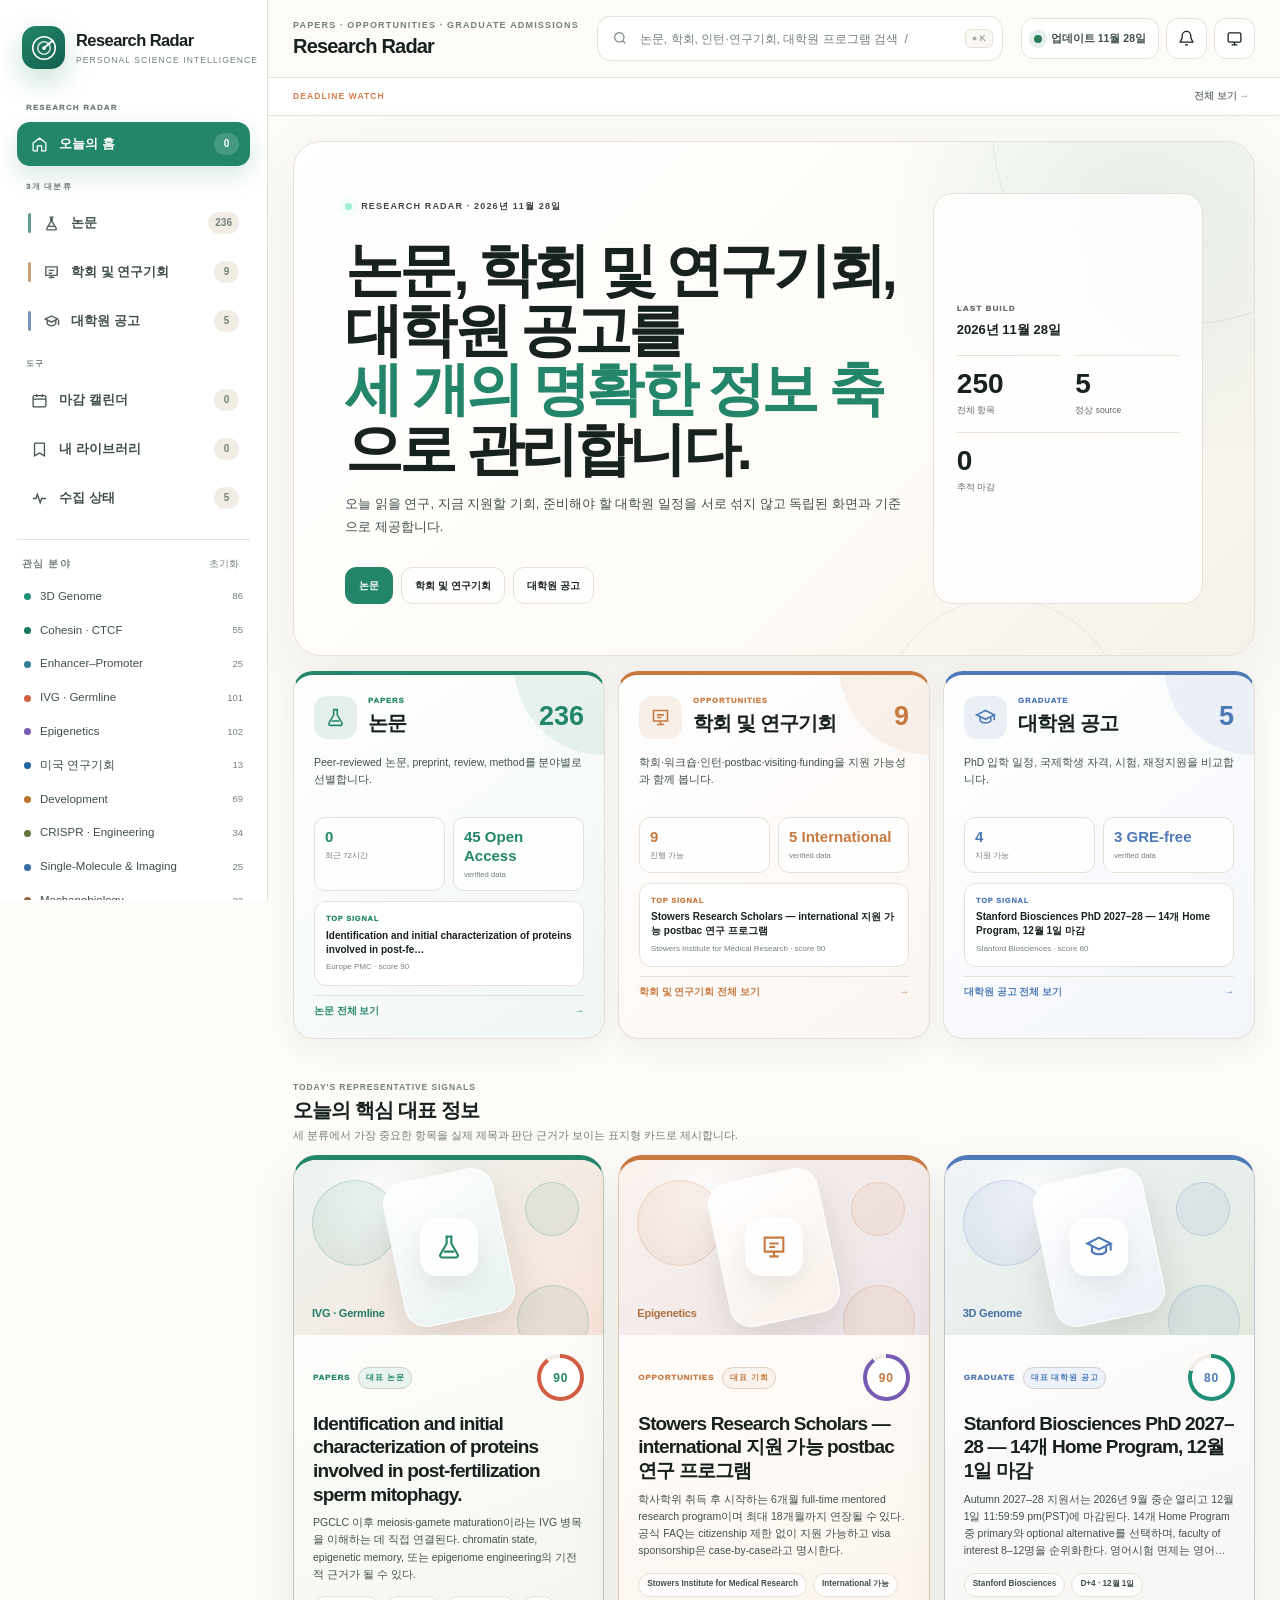
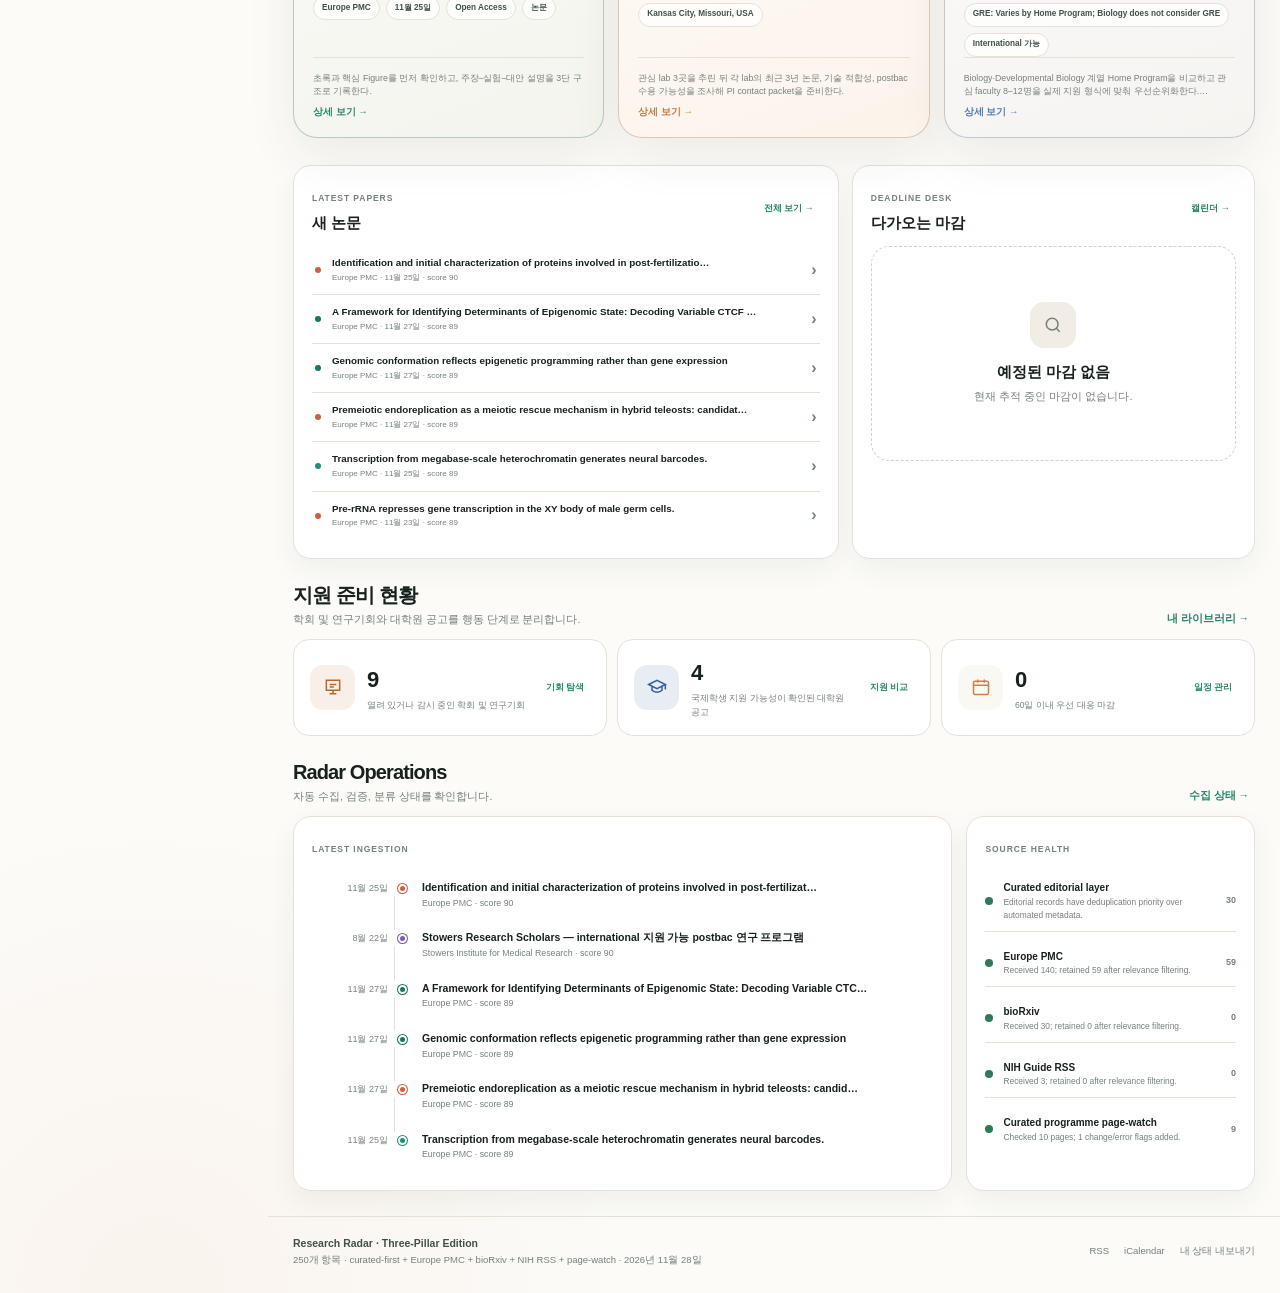
<file: index.html>
<!doctype html>
<html lang="ko" data-theme="light">
<head>
  <meta charset="utf-8">
  <meta name="viewport" content="width=device-width, initial-scale=1, viewport-fit=cover">
  <meta name="description" content="논문, 학회 및 연구기회, 대학원 공고를 3개 대분류로 정리하는 개인화 생명과학 연구정보 포털">
  <meta name="theme-color" content="#0b6757">
  <meta name="color-scheme" content="light dark">
  <title>Research Radar — Papers · Opportunities · Graduate</title>
  <link rel="manifest" href="manifest.webmanifest">
  <link rel="icon" type="image/png" sizes="192x192" href="assets/icons/icon-192.png">
  <link rel="apple-touch-icon" href="assets/icons/icon-192.png">
  <link rel="stylesheet" href="assets/css/app.css">
  <script defer src="assets/js/fallback-data.js"></script>
  <script defer src="assets/js/scoring.js"></script>
  <script defer src="assets/js/storage.js"></script>
  <script defer src="assets/js/app.js"></script>
</head>
<body>
  <a class="skip-link" href="#mainContent">본문으로 이동</a>
  <noscript>
    <div class="noscript">Research Radar는 JavaScript가 필요합니다. 브라우저에서 JavaScript를 활성화하십시오.</div>
  </noscript>

  <div class="app-shell" id="appShell">
    <aside class="sidebar" id="sidebar" aria-label="주 메뉴">
      <div class="brand-row">
        <button class="brand" type="button" data-route="home" aria-label="Research Radar 홈">
          <span class="brand-mark" aria-hidden="true">
            <svg viewBox="0 0 48 48" role="img"><circle cx="24" cy="24" r="18" fill="none" stroke="currentColor" stroke-width="2.5"/><circle cx="24" cy="24" r="10" fill="none" stroke="currentColor" stroke-width="2.5" opacity=".78"/><path d="M24 24 38 12" stroke="currentColor" stroke-width="3" stroke-linecap="round"/><circle cx="24" cy="24" r="3" fill="currentColor"/></svg>
          </span>
          <span class="brand-copy"><strong>Research Radar</strong><small>PERSONAL SCIENCE INTELLIGENCE</small></span>
        </button>
        <button class="sidebar-close icon-button" id="sidebarClose" type="button" aria-label="메뉴 닫기">×</button>
      </div>

      <nav class="primary-nav" id="primaryNav">
        <div class="nav-group-label">RESEARCH RADAR</div>
        <button type="button" class="nav-item is-active" data-route="home"><span data-icon="home"></span><span>오늘의 홈</span><em id="navTodayCount">0</em></button>
        <div class="nav-group-label">3개 대분류</div>
        <button type="button" class="nav-item nav-pillar papers" data-route="papers"><span data-icon="flask"></span><span>논문</span><em id="navPapersCount">0</em></button>
        <button type="button" class="nav-item nav-pillar opportunities" data-route="opportunities"><span data-icon="conference"></span><span>학회 및 연구기회</span><em id="navOpportunityCount">0</em></button>
        <button type="button" class="nav-item nav-pillar graduate" data-route="graduate"><span data-icon="cap"></span><span>대학원 공고</span><em id="navGraduateCount">0</em></button>
        <div class="nav-group-label">도구</div>
        <button type="button" class="nav-item" data-route="deadlines"><span data-icon="calendar"></span><span>마감 캘린더</span><em id="navDeadlineCount">0</em></button>
        <button type="button" class="nav-item" data-route="library"><span data-icon="bookmark"></span><span>내 라이브러리</span><em id="navSavedCount">0</em></button>
        <button type="button" class="nav-item" data-route="sources"><span data-icon="pulse"></span><span>수집 상태</span><em id="navHealthCount">0</em></button>
      </nav>

      <section class="sidebar-section" aria-labelledby="topicHeading">
        <div class="sidebar-heading"><span id="topicHeading">관심 분야</span><button id="resetTopicFilter" type="button">초기화</button></div>
        <div class="topic-list" id="sidebarTopics"></div>
      </section>

      <section class="profile-card" id="profileCard">
        <div class="profile-card-top"><span class="status-dot"></span><strong>개인화 엔진 활성</strong></div>
        <p>관심도, 최신성, 지원 가능성, source authority를 함께 계산합니다.</p>
        <button type="button" id="openSettings"><span data-icon="sliders"></span> 개인화 설정</button>
      </section>
    </aside>

    <div class="sidebar-scrim" id="sidebarScrim" hidden></div>

    <main class="main" id="mainContent" tabindex="-1">
      <header class="topbar">
        <button class="mobile-menu icon-button" id="mobileMenu" type="button" aria-label="메뉴 열기"><span data-icon="menu"></span></button>
        <div class="page-heading">
          <div class="eyebrow" id="pageEyebrow">PERSONAL RESEARCH INTELLIGENCE</div>
          <h1 id="pageTitle">오늘의 레이더</h1>
        </div>
        <label class="global-search" for="searchInput">
          <span data-icon="search"></span>
          <input id="searchInput" type="search" autocomplete="off" placeholder="논문, 학회, 인턴·연구기회, 대학원 프로그램 검색  /">
          <kbd>⌘ K</kbd>
        </label>
        <div class="top-actions">
          <button class="sync-pill" id="syncStatus" type="button" title="데이터 수집 상태 보기"><span class="status-dot"></span><span id="syncText">데이터 확인 중</span></button>
          <button class="icon-button" id="notificationButton" type="button" aria-label="마감 알림 설정"><span data-icon="bell"></span></button>
          <button class="icon-button" id="themeButton" type="button" aria-label="테마 전환"><span data-icon="moon"></span></button>
        </div>
      </header>

      <div class="ticker" id="ticker" aria-label="논문·학회 및 연구기회·대학원 마감 알림">
        <strong>DEADLINE WATCH</strong>
        <div class="ticker-track" id="tickerTrack"></div>
        <button type="button" data-route="deadlines">전체 보기 <span aria-hidden="true">→</span></button>
      </div>

      <div class="content" id="viewRoot" aria-live="polite"></div>

      <footer class="site-footer">
        <div><strong>Research Radar · Three-Pillar Edition</strong><span id="footerMeta">데이터 로딩 중</span></div>
        <div class="footer-links"><a href="feed.xml">RSS</a><a href="data/deadlines.ics">iCalendar</a><button type="button" id="exportStateFooter">내 상태 내보내기</button></div>
      </footer>
    </main>
  </div>

  <div class="drawer-backdrop" id="drawerBackdrop" hidden>
    <aside class="detail-drawer" id="detailDrawer" role="dialog" aria-modal="true" aria-labelledby="drawerTitle">
      <button class="drawer-close icon-button" id="drawerClose" type="button" aria-label="상세 패널 닫기">×</button>
      <div id="drawerContent"></div>
    </aside>
  </div>

  <dialog class="settings-dialog" id="settingsDialog">
    <form method="dialog" class="settings-shell" id="settingsForm">
      <header><div><span class="eyebrow">PERSONALIZATION</span><h2>개인화 설정</h2><p>점수 계산은 브라우저에서 즉시 다시 수행됩니다.</p></div><button class="icon-button" value="cancel" aria-label="설정 닫기">×</button></header>
      <div class="settings-body">
        <section>
          <h3>관심 분야 가중치</h3>
          <p class="section-note">0은 숨김이 아니라 낮은 우선순위입니다. Topic filter는 별도로 적용됩니다.</p>
          <div class="weight-grid" id="weightControls"></div>
        </section>
        <section>
          <h3>기회 필터</h3>
          <label class="toggle-row"><span><strong>International eligibility 우선</strong><small>국제 지원 가능성이 확인된 기회를 가산</small></span><input type="checkbox" id="prefInternational"><i></i></label>
          <label class="toggle-row"><span><strong>Visa/J-1 support 우선</strong><small>visa 지원이 명시된 공고를 가산</small></span><input type="checkbox" id="prefVisa"><i></i></label>
          <label class="toggle-row"><span><strong>Open Access 우선</strong><small>즉시 읽을 수 있는 논문을 소폭 가산</small></span><input type="checkbox" id="prefOA"><i></i></label>
        </section>
        <section>
          <h3>Deadline window</h3>
          <label class="number-field"><span>마감 감시 범위</span><input type="number" id="prefDeadlineDays" min="14" max="365" step="7"><b>일</b></label>
        </section>
      </div>
      <footer><button type="button" class="button ghost" id="resetProfile">기본값 복원</button><button type="submit" class="button primary" value="save">저장하고 재계산</button></footer>
    </form>
  </dialog>

  <dialog class="command-dialog" id="commandDialog">
    <form method="dialog" class="command-shell">
      <label><span data-icon="search"></span><input id="commandInput" placeholder="메뉴 또는 항목 검색"></label>
      <div id="commandResults"></div>
      <footer><span>↑↓ 이동</span><span>Enter 선택</span><span>Esc 닫기</span></footer>
    </form>
  </dialog>

  <div class="toast-region" id="toastRegion" aria-live="polite" aria-atomic="true"></div>

  <template id="loadingTemplate">
    <div class="loading-grid"><div></div><div></div><div></div><div></div></div>
  </template>
</body>
</html>
</file>
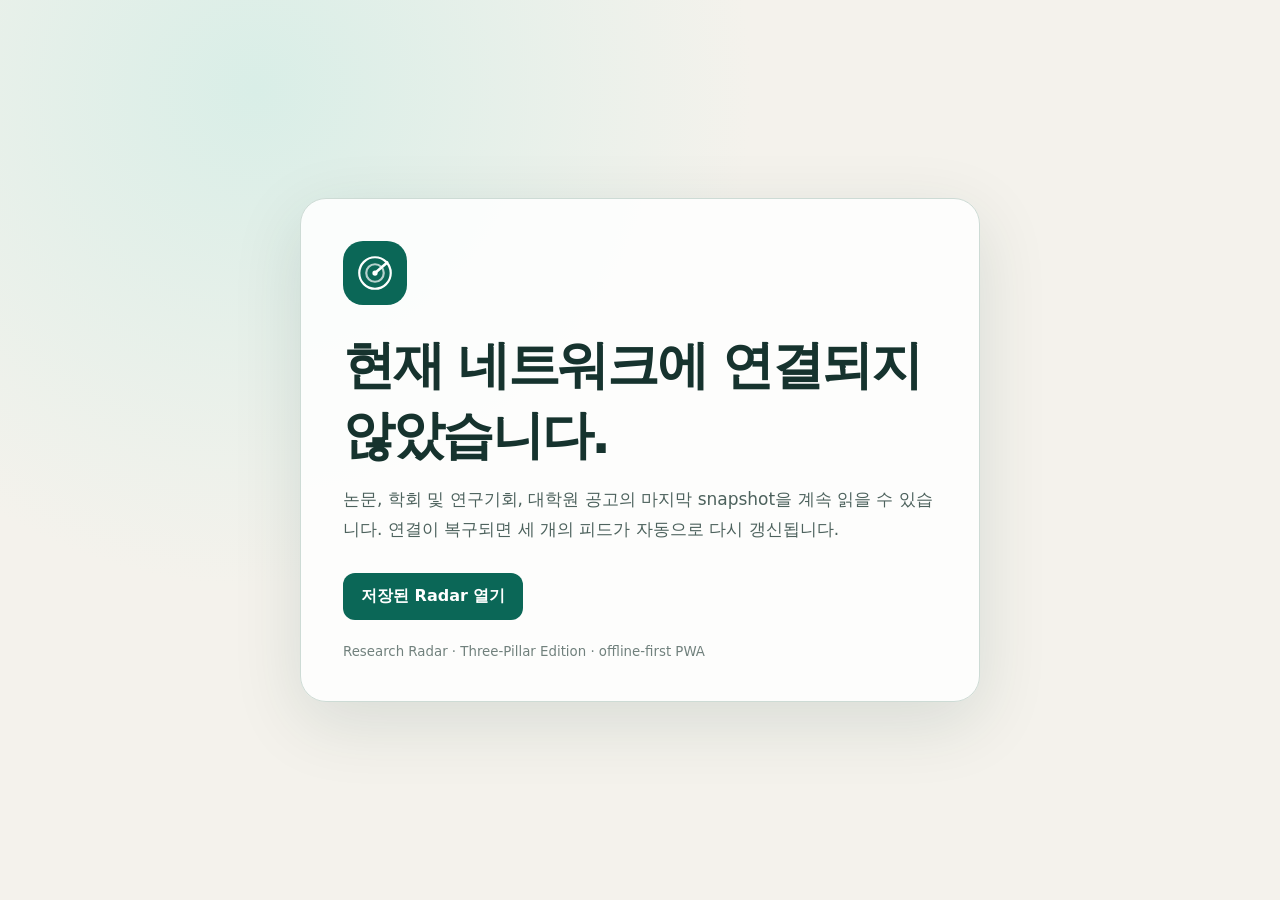
<file: offline.html>
<!doctype html>
<html lang="ko">
<head>
  <meta charset="utf-8">
  <meta name="viewport" content="width=device-width,initial-scale=1">
  <meta name="theme-color" content="#0b6757">
  <title>Offline · Research Radar</title>
  <style>
    :root{font-family:Inter,ui-sans-serif,system-ui,-apple-system,BlinkMacSystemFont,"Segoe UI",sans-serif;color:#16332e;background:#f4f2ec}
    *{box-sizing:border-box} body{min-height:100vh;margin:0;display:grid;place-items:center;padding:24px;background:radial-gradient(circle at 20% 10%,#d9eee7 0,transparent 38%),#f4f2ec}
    main{width:min(680px,100%);padding:42px;border:1px solid #cddbd5;border-radius:26px;background:rgba(255,255,255,.86);box-shadow:0 20px 70px rgba(20,55,47,.12)}
    .mark{width:64px;height:64px;display:grid;place-items:center;border-radius:20px;background:#0b6757;color:white;margin-bottom:26px}.mark svg{width:42px}
    h1{font-size:clamp(30px,6vw,52px);letter-spacing:-.045em;margin:0 0 14px}p{font-size:17px;line-height:1.75;color:#4d625d;margin:0 0 28px}
    a{display:inline-flex;padding:13px 18px;border-radius:12px;background:#0b6757;color:white;text-decoration:none;font-weight:750}
    small{display:block;margin-top:24px;color:#71817d}
  </style>
</head>
<body>
  <main>
    <div class="mark" aria-hidden="true"><svg viewBox="0 0 48 48" fill="none"><circle cx="24" cy="24" r="18" stroke="currentColor" stroke-width="2.5"/><circle cx="24" cy="24" r="10" stroke="currentColor" stroke-width="2.5" opacity=".7"/><path d="M24 24 38 12" stroke="currentColor" stroke-width="3" stroke-linecap="round"/><circle cx="24" cy="24" r="3" fill="currentColor"/></svg></div>
    <h1>현재 네트워크에 연결되지 않았습니다.</h1>
    <p>논문, 학회 및 연구기회, 대학원 공고의 마지막 snapshot을 계속 읽을 수 있습니다. 연결이 복구되면 세 개의 피드가 자동으로 다시 갱신됩니다.</p>
    <a href="./">저장된 Radar 열기</a>
    <small>Research Radar · Three-Pillar Edition · offline-first PWA</small>
  </main>
</body>
</html>
</file>
<file: assets/css/app.css>
:root {
  --bg: #fcfbf8;
  --bg-soft: #f6f2ea;
  --panel: #ffffff;
  --panel-2: #faf8f3;
  --panel-3: #f1ede5;
  --ink: #17211e;
  --ink-2: #40504a;
  --muted: #74817c;
  --line: #e6e0d6;
  --line-strong: #d7d0c4;
  --brand: #23866a;
  --brand-2: #125f4e;
  --brand-soft: #e5f4ee;
  --accent: #d67b49;
  --accent-soft: #fae9df;
  --warning: #a8791d;
  --warning-soft: #f5ead0;
  --blue: #4d79b8;
  --blue-soft: #e7eef9;
  --violet: #7256a8;
  --violet-soft: #ece6f6;
  --success: #2c7a58;
  --danger: #b34747;
  --shadow-sm: 0 10px 28px rgba(35, 44, 39, .06);
  --shadow: 0 24px 72px rgba(35, 44, 39, .10);
  --radius-sm: 11px;
  --radius: 18px;
  --radius-lg: 26px;
  --sidebar: 268px;
  --topbar: 78px;
  --transition: 170ms cubic-bezier(.2, .8, .2, 1);
  color-scheme: light;
}

html[data-theme="dark"] {
  --bg: #0e1512;
  --bg-soft: #141e19;
  --panel: #17211c;
  --panel-2: #1d2923;
  --panel-3: #233129;
  --ink: #eff5f2;
  --ink-2: #c6d2cd;
  --muted: #94a49d;
  --line: #304139;
  --line-strong: #40534a;
  --brand: #6ad2b7;
  --brand-2: #9ee5d2;
  --brand-soft: #1d3a32;
  --accent: #ff8b68;
  --accent-soft: #432a22;
  --warning: #e8c36a;
  --warning-soft: #3d3421;
  --blue: #7eb5e5;
  --blue-soft: #20374b;
  --violet: #c1a6ea;
  --violet-soft: #352b49;
  --success: #73d2a2;
  --danger: #ff9696;
  --shadow-sm: 0 8px 24px rgba(0, 0, 0, .18);
  --shadow: 0 20px 68px rgba(0, 0, 0, .30);
  color-scheme: dark;
}

* { box-sizing: border-box; }
html { scroll-behavior: smooth; }
body {
  margin: 0;
  min-width: 320px;
  min-height: 100vh;
  background:
    radial-gradient(circle at 92% -10%, color-mix(in srgb, var(--brand) 8%, transparent), transparent 28rem),
    radial-gradient(circle at 12% 100%, color-mix(in srgb, var(--accent) 6%, transparent), transparent 30rem),
    var(--bg);
  color: var(--ink);
  font-family: Inter, Pretendard, "Noto Sans KR", "Apple SD Gothic Neo", -apple-system, BlinkMacSystemFont, "Segoe UI", sans-serif;
  line-height: 1.55;
  text-rendering: optimizeLegibility;
  -webkit-font-smoothing: antialiased;
}
button, input, select, textarea { font: inherit; }
button { color: inherit; }
a { color: inherit; }
svg { width: 1em; height: 1em; display: block; }
::selection { background: color-mix(in srgb, var(--brand) 24%, transparent); }

.skip-link {
  position: fixed; left: 12px; top: 12px; z-index: 999;
  transform: translateY(-150%); padding: 10px 14px; border-radius: 9px;
  background: var(--brand); color: #fff; text-decoration: none; font-weight: 800;
}
.skip-link:focus { transform: none; }
.noscript { margin: 18px; padding: 14px 18px; border: 1px solid var(--danger); border-radius: 12px; }

.app-shell { min-height: 100vh; }
.sidebar {
  position: fixed; inset: 0 auto 0 0; z-index: 60;
  width: var(--sidebar); padding: 22px 17px 18px;
  display: flex; flex-direction: column; gap: 19px;
  background: color-mix(in srgb, var(--panel) 94%, transparent);
  border-right: 1px solid var(--line);
  backdrop-filter: blur(22px) saturate(1.2);
  overflow-y: auto;
}
.brand-row { display: flex; align-items: center; gap: 8px; }
.brand {
  min-width: 0; flex: 1; padding: 4px 5px; border: 0; background: transparent;
  display: flex; align-items: center; gap: 11px; text-align: left; cursor: pointer;
}
.brand-mark {
  width: 43px; height: 43px; flex: 0 0 auto; border-radius: 14px;
  display: grid; place-items: center; color: #fff;
  background: linear-gradient(145deg, var(--brand), var(--brand-2));
  box-shadow: 0 11px 28px color-mix(in srgb, var(--brand) 26%, transparent);
}
html[data-theme="dark"] .brand-mark { color: #102019; }
.brand-mark svg { width: 30px; height: 30px; }
.brand-copy { min-width: 0; }
.brand-copy strong { display: block; font-size: 16.5px; letter-spacing: -.035em; white-space: nowrap; }
.brand-copy small { display: block; color: var(--muted); font-size: 8.5px; letter-spacing: .13em; white-space: nowrap; }
.sidebar-close { display: none !important; }

.primary-nav { display: flex; flex-direction: column; gap: 5px; }
.nav-item {
  width: 100%; min-height: 44px; border: 1px solid transparent; border-radius: 13px;
  padding: 0 10px; display: grid; grid-template-columns: 22px minmax(0, 1fr) auto;
  align-items: center; gap: 9px; background: transparent; cursor: pointer; text-align: left;
  color: var(--ink-2); transition: background var(--transition), color var(--transition), border var(--transition), transform var(--transition);
}
.nav-item > span:first-child { display: grid; place-items: center; font-size: 17px; }
.nav-item > span:nth-child(2) { font-size: 13px; font-weight: 720; }
.nav-item em {
  min-width: 25px; height: 22px; padding: 0 7px; border-radius: 99px; display: grid; place-items: center;
  background: var(--panel-3); color: var(--muted); font-style: normal; font-size: 10px; font-weight: 850;
}
.nav-item:hover { background: var(--panel-2); color: var(--ink); transform: translateX(2px); }
.nav-item.is-active { background: var(--brand); color: #fff; box-shadow: 0 9px 22px color-mix(in srgb, var(--brand) 19%, transparent); }
.nav-item.is-active em { background: rgba(255,255,255,.16); color: inherit; }
html[data-theme="dark"] .nav-item.is-active { color: #0e2019; }

.sidebar-section { border-top: 1px solid var(--line); padding-top: 15px; }
.sidebar-heading { display: flex; justify-content: space-between; align-items: center; padding: 0 5px 8px; }
.sidebar-heading span { color: var(--muted); font-size: 10px; font-weight: 900; letter-spacing: .12em; text-transform: uppercase; }
.sidebar-heading button { border: 0; background: transparent; color: var(--muted); font-size: 10px; cursor: pointer; }
.topic-list { display: flex; flex-direction: column; gap: 2px; }
.topic-filter {
  width: 100%; border: 0; background: transparent; cursor: pointer; padding: 7px 7px;
  display: grid; grid-template-columns: 8px minmax(0, 1fr) auto; align-items: center; gap: 8px;
  border-radius: 9px; text-align: left; color: var(--ink-2); font-size: 11.5px;
}
.topic-filter:hover { background: var(--panel-2); }
.topic-filter.is-active { background: var(--panel-3); color: var(--ink); font-weight: 800; }
.topic-dot { width: 7px; height: 7px; border-radius: 50%; background: var(--topic-color); }
.topic-filter small { color: var(--muted); font-size: 9.5px; }

.profile-card {
  margin-top: auto; padding: 14px; border: 1px solid var(--line); border-radius: 15px;
  background: linear-gradient(135deg, var(--panel-2), color-mix(in srgb, var(--brand-soft) 42%, var(--panel-2)));
}
.profile-card-top { display: flex; align-items: center; gap: 8px; font-size: 11.5px; }
.status-dot { width: 8px; height: 8px; border-radius: 50%; background: var(--success); box-shadow: 0 0 0 5px color-mix(in srgb, var(--success) 12%, transparent); flex: 0 0 auto; }
.profile-card p { margin: 8px 0 12px; color: var(--muted); font-size: 10.5px; line-height: 1.55; }
.profile-card button {
  width: 100%; border: 1px solid var(--line); background: var(--panel); border-radius: 10px; min-height: 34px;
  display: flex; align-items: center; justify-content: center; gap: 7px; cursor: pointer; font-size: 10.5px; font-weight: 800;
}

.main { margin-left: var(--sidebar); min-width: 0; min-height: 100vh; display: flex; flex-direction: column; }
.topbar {
  min-height: var(--topbar); position: sticky; top: 0; z-index: 45; padding: 11px 25px;
  display: flex; align-items: center; gap: 18px; border-bottom: 1px solid var(--line);
  background: color-mix(in srgb, var(--bg) 88%, transparent); backdrop-filter: blur(22px) saturate(1.15);
}
.mobile-menu { display: none !important; }
.page-heading { min-width: 190px; }
.eyebrow { color: var(--muted); font-size: 9px; font-weight: 900; letter-spacing: .13em; text-transform: uppercase; }
.page-heading h1 { margin: 1px 0 0; font-size: 20px; line-height: 1.2; letter-spacing: -.04em; }
.global-search {
  flex: 1; max-width: 680px; height: 45px; position: relative; margin-left: auto;
  display: flex; align-items: center; border: 1px solid var(--line); border-radius: 14px; background: var(--panel);
  transition: border var(--transition), box-shadow var(--transition);
}
.global-search:focus-within { border-color: var(--brand); box-shadow: 0 0 0 4px color-mix(in srgb, var(--brand) 12%, transparent); }
.global-search > span { width: 18px; height: 18px; margin-left: 14px; color: var(--muted); }
.global-search input { flex: 1; min-width: 0; height: 100%; border: 0; outline: 0; background: transparent; color: var(--ink); padding: 0 10px; font-size: 12px; }
.global-search input::placeholder { color: var(--muted); }
kbd { border: 1px solid var(--line); background: var(--panel-2); color: var(--muted); border-radius: 6px; padding: 2px 6px; margin-right: 9px; font-size: 9px; font-family: inherit; }
.top-actions { display: flex; align-items: center; gap: 7px; }
.icon-button {
  width: 41px; height: 41px; border: 1px solid var(--line); border-radius: 12px; background: var(--panel);
  display: grid; place-items: center; cursor: pointer; transition: transform var(--transition), border var(--transition), background var(--transition);
}
.icon-button:hover { transform: translateY(-1px); border-color: var(--line-strong); background: var(--panel-2); }
.icon-button > span { font-size: 17px; }
.sync-pill {
  height: 41px; padding: 0 12px; display: flex; align-items: center; gap: 9px; border: 1px solid var(--line);
  border-radius: 12px; background: var(--panel); cursor: pointer; color: var(--ink-2); font-size: 10.5px; font-weight: 750;
}
.sync-pill.is-warning .status-dot { background: var(--warning); }
.sync-pill.is-error .status-dot { background: var(--danger); }

.ticker {
  min-height: 38px; display: grid; grid-template-columns: auto minmax(0,1fr) auto; align-items: center; gap: 14px;
  padding: 0 25px; border-bottom: 1px solid var(--line); background: var(--panel); overflow: hidden;
}
.ticker > strong { font-size: 8.5px; letter-spacing: .13em; color: var(--accent); }
.ticker-track { min-width: 0; overflow: hidden; white-space: nowrap; position: relative; color: var(--ink-2); font-size: 10.5px; }
.ticker-track-inner { display: inline-flex; gap: 28px; animation: ticker-scroll 38s linear infinite; }
.ticker-track-inner:hover { animation-play-state: paused; }
.ticker-track span b { color: var(--accent); margin-right: 5px; }
.ticker > button { border: 0; background: transparent; color: var(--muted); cursor: pointer; font-size: 9.5px; font-weight: 800; }
@keyframes ticker-scroll { from { transform: translateX(0); } to { transform: translateX(-50%); } }

.content { flex: 1; width: min(100%, 1540px); margin: 0 auto; padding: 25px; }
.site-footer {
  margin-top: auto; padding: 18px 25px 25px; display: flex; align-items: center; justify-content: space-between; gap: 18px;
  border-top: 1px solid var(--line); color: var(--muted); font-size: 9.5px;
}
.site-footer strong { display: block; color: var(--ink-2); font-size: 10.5px; }
.site-footer span { display: block; margin-top: 2px; }
.footer-links { display: flex; gap: 15px; align-items: center; }
.footer-links a, .footer-links button { border: 0; background: transparent; color: var(--muted); text-decoration: none; cursor: pointer; padding: 0; font-size: inherit; }
.footer-links a:hover, .footer-links button:hover { color: var(--brand); }

/* Shared view primitives */
.view-enter { animation: view-enter .25s ease both; }
@keyframes view-enter { from { opacity: 0; transform: translateY(5px); } to { opacity: 1; transform: none; } }
.panel { border: 1px solid var(--line); background: var(--panel); border-radius: var(--radius); box-shadow: var(--shadow-sm); }
.section-title { display: flex; align-items: flex-end; justify-content: space-between; gap: 16px; margin: 24px 0 12px; }
.section-title:first-child { margin-top: 0; }
.section-title h2 { margin: 0; font-size: 20px; line-height: 1.22; letter-spacing: -.045em; }
.section-title p { margin: 4px 0 0; color: var(--muted); font-size: 10.5px; }
.section-title > button, .text-button { border: 0; background: transparent; color: var(--brand); cursor: pointer; font-size: 10.5px; font-weight: 850; }
.mini-label { color: var(--muted); font-size: 8.5px; font-weight: 900; letter-spacing: .11em; text-transform: uppercase; }
.muted { color: var(--muted); }
.empty-state { padding: 55px 24px; text-align: center; border: 1px dashed var(--line-strong); border-radius: var(--radius); color: var(--muted); }
.empty-state span { display: grid; place-items: center; width: 46px; height: 46px; margin: 0 auto 12px; border-radius: 14px; background: var(--panel-3); font-size: 20px; }
.empty-state h3 { margin: 0 0 5px; color: var(--ink); font-size: 15px; }
.empty-state p { margin: 0; font-size: 11px; }

/* Home */
.hero-grid { display: grid; grid-template-columns: minmax(0,1.75fr) minmax(290px,.72fr); gap: 15px; }
.hero-card {
  min-height: 306px; position: relative; overflow: hidden; border-radius: var(--radius-lg); padding: 27px;
  color: #f5fffb; background:
    radial-gradient(circle at 80% 18%, rgba(136,241,211,.18), transparent 15rem),
    radial-gradient(circle at 96% 92%, rgba(255,181,139,.16), transparent 17rem),
    linear-gradient(125deg, #0a4037, #0b6c59 65%, #14594e);
  box-shadow: var(--shadow);
}
.hero-card::before { content: ""; position: absolute; width: 350px; height: 350px; border: 1px solid rgba(255,255,255,.14); border-radius: 50%; right: -120px; top: -205px; }
.hero-card::after { content: ""; position: absolute; width: 220px; height: 220px; border: 1px solid rgba(255,255,255,.12); border-radius: 50%; right: 55px; bottom: -155px; }
.hero-kicker { display: inline-flex; align-items: center; gap: 9px; font-size: 9px; font-weight: 900; letter-spacing: .13em; text-transform: uppercase; opacity: .82; }
.hero-kicker i { width: 7px; height: 7px; border-radius: 50%; background: #8cebcf; box-shadow: 0 0 0 6px rgba(140,235,207,.12); }
.hero-card h2 { position: relative; z-index: 1; max-width: 790px; margin: 21px 0 10px; font-size: clamp(28px, 4.2vw, 55px); line-height: 1.03; letter-spacing: -.065em; }
.hero-card > p { position: relative; z-index: 1; max-width: 690px; margin: 0; color: rgba(245,255,251,.75); font-size: 12.5px; line-height: 1.72; }
.hero-actions { position: absolute; left: 27px; bottom: 25px; z-index: 2; display: flex; gap: 8px; flex-wrap: wrap; }
.hero-actions button { min-height: 36px; border-radius: 11px; padding: 0 13px; cursor: pointer; font-size: 10px; font-weight: 850; }
.hero-actions .solid { border: 1px solid #fff; background: #fff; color: #0a4b3e; }
.hero-actions .glass { border: 1px solid rgba(255,255,255,.25); background: rgba(255,255,255,.08); color: #fff; }
.hero-side { padding: 19px; }
.hero-side-head { display: flex; justify-content: space-between; align-items: center; margin-bottom: 12px; }
.hero-side h3 { margin: 0; font-size: 14px; letter-spacing: -.03em; }
.hero-side-head span { font-size: 9px; color: var(--muted); }
.deadline-stack { display: flex; flex-direction: column; gap: 8px; }
.deadline-row {
  display: grid; grid-template-columns: 46px minmax(0,1fr) auto; align-items: center; gap: 10px; padding: 10px;
  border: 1px solid transparent; border-radius: 13px; background: var(--panel-2); cursor: pointer;
  transition: border var(--transition), transform var(--transition);
}
.deadline-row:hover { border-color: var(--brand); transform: translateX(2px); }
.d-day { width: 46px; height: 42px; display: grid; place-items: center; border-radius: 10px; background: var(--panel); color: var(--accent); font-size: 10px; font-weight: 900; }
.deadline-row strong { display: block; font-size: 10.5px; line-height: 1.35; }
.deadline-row small { display: block; color: var(--muted); font-size: 8.8px; margin-top: 2px; }
.deadline-row > span:last-child { color: var(--muted); font-size: 12px; }

.metric-grid { display: grid; grid-template-columns: repeat(5, minmax(0,1fr)); gap: 10px; margin-top: 14px; }
.metric-card { padding: 15px; border: 1px solid var(--line); border-radius: 15px; background: var(--panel); }
.metric-card span { display: block; color: var(--muted); font-size: 9px; }
.metric-card strong { display: block; margin-top: 3px; font-size: 24px; letter-spacing: -.045em; }
.metric-card small { display: block; color: var(--muted); margin-top: 2px; font-size: 8.5px; }

.brief-grid { display: grid; grid-template-columns: repeat(4,minmax(0,1fr)); gap: 12px; }
.signal-card {
  min-height: 260px; position: relative; overflow: hidden; display: flex; flex-direction: column; padding: 18px;
  border: 1px solid var(--line); border-radius: 18px; background: var(--panel); cursor: pointer;
  transition: transform var(--transition), box-shadow var(--transition), border var(--transition);
}
.signal-card::before { content:""; position:absolute; inset:0 0 auto 0; height: 4px; background: var(--topic-color, var(--brand)); }
.signal-card:hover { transform: translateY(-3px); box-shadow: var(--shadow); border-color: color-mix(in srgb, var(--topic-color, var(--brand)) 40%, var(--line)); }
.card-kicker { display: flex; align-items: center; justify-content: space-between; gap: 8px; }
.chip-row { display: flex; flex-wrap: wrap; gap: 5px; }
.chip { display: inline-flex; align-items: center; min-height: 23px; padding: 0 8px; border-radius: 99px; background: var(--panel-3); color: var(--ink-2); font-size: 8.4px; font-weight: 820; }
.chip.new { background: var(--accent); color: #fff; }
.chip.open { background: var(--brand); color: #fff; }
.chip.restricted { background: var(--danger); color: #fff; }
.chip.preprint { background: var(--warning-soft); color: var(--warning); }
html[data-theme="dark"] .chip.open { color: #102019; }
.score-badge { width: 43px; height: 43px; flex: 0 0 auto; display: grid; place-items: center; position: relative; border-radius: 50%; background: conic-gradient(var(--topic-color,var(--brand)) calc(var(--score) * 1%), var(--panel-3) 0); }
.score-badge::after { content:""; position:absolute; inset:4px; border-radius:50%; background:var(--panel); }
.score-badge b { position: relative; z-index: 1; font-size: 9.5px; }
.signal-card h3 { margin: 14px 0 6px; font-size: 16px; line-height: 1.34; letter-spacing: -.035em; }
.signal-card .source-line { color: var(--muted); font-size: 9px; }
.signal-card .summary { margin: 10px 0 14px; color: var(--ink-2); font-size: 10.5px; line-height: 1.62; display: -webkit-box; -webkit-box-orient: vertical; -webkit-line-clamp: 4; overflow: hidden; }
.card-bottom { margin-top: auto; padding-top: 11px; border-top: 1px solid var(--line); display: flex; align-items: center; justify-content: space-between; gap: 9px; color: var(--muted); font-size: 8.8px; }
.card-actions { display: flex; gap: 4px; }
.micro-button { width: 29px; height: 29px; border: 0; border-radius: 9px; display: grid; place-items: center; background: transparent; cursor: pointer; color: var(--muted); }
.micro-button:hover { background: var(--panel-3); color: var(--ink); }
.micro-button.is-active { color: var(--warning); }

.dashboard-grid { display: grid; grid-template-columns: minmax(0,1.6fr) minmax(280px,.7fr); gap: 14px; }
.timeline-panel, .source-panel { padding: 18px; }
.timeline-list { display: flex; flex-direction: column; gap: 0; margin-top: 10px; }
.timeline-item { position: relative; display: grid; grid-template-columns: 76px 14px minmax(0,1fr); gap: 10px; padding: 10px 0; cursor: pointer; }
.timeline-item:not(:last-child)::after { content:""; position:absolute; left: 82px; top: 26px; bottom: -10px; width: 1px; background: var(--line); }
.timeline-date { color: var(--muted); font-size: 9px; text-align: right; padding-top: 2px; }
.timeline-dot { width: 9px; height: 9px; margin-top: 4px; border: 2px solid var(--panel); border-radius: 50%; background: var(--topic-color,var(--brand)); box-shadow: 0 0 0 1px var(--topic-color,var(--brand)); z-index: 1; }
.timeline-copy strong { display: block; font-size: 10.5px; line-height: 1.4; }
.timeline-copy small { display: block; color: var(--muted); margin-top: 2px; font-size: 8.8px; }
.source-health-list { display: flex; flex-direction: column; gap: 8px; margin-top: 11px; }
.source-health-row { display: grid; grid-template-columns: 9px minmax(0,1fr) auto; gap: 9px; align-items: center; padding: 9px 0; border-bottom: 1px solid var(--line); }
.source-health-row:last-child { border-bottom: 0; }
.health-light { width: 8px; height: 8px; border-radius: 50%; background: var(--success); }
.health-light.configured { background: var(--blue); }
.health-light.warning { background: var(--warning); }
.health-light.error { background: var(--danger); }
.source-health-row strong { display: block; font-size: 10px; }
.source-health-row small { display: block; color: var(--muted); font-size: 8.4px; }
.source-health-row b { color: var(--muted); font-size: 9px; }

/* Feed */
.feed-toolbar {
  display: flex; align-items: center; justify-content: space-between; gap: 12px; padding: 12px;
  border: 1px solid var(--line); border-radius: 15px; background: var(--panel); position: sticky; top: calc(var(--topbar) + 39px); z-index: 22;
}
.toolbar-left, .toolbar-right { display: flex; align-items: center; gap: 7px; flex-wrap: wrap; }
.filter-select, .filter-button {
  min-height: 35px; border: 1px solid var(--line); border-radius: 10px; background: var(--panel-2); color: var(--ink-2); padding: 0 10px; cursor: pointer; font-size: 9.5px;
}
.filter-button.is-active { border-color: var(--brand); color: var(--brand); background: var(--brand-soft); font-weight: 850; }
.view-toggle { display: flex; padding: 3px; border: 1px solid var(--line); border-radius: 10px; background: var(--panel-2); }
.view-toggle button { width: 29px; height: 28px; border: 0; border-radius: 7px; background: transparent; display: grid; place-items: center; cursor: pointer; color: var(--muted); }
.view-toggle button.is-active { background: var(--panel); color: var(--ink); box-shadow: var(--shadow-sm); }
.result-count { color: var(--muted); font-size: 9.5px; }
.feed-list { display: flex; flex-direction: column; gap: 9px; margin-top: 13px; }
.feed-list.grid-mode { display: grid; grid-template-columns: repeat(3,minmax(0,1fr)); gap: 12px; }
.feed-card {
  display: grid; grid-template-columns: 94px minmax(0,1fr) 202px; gap: 15px; align-items: center; padding: 14px;
  border: 1px solid var(--line); border-radius: 16px; background: var(--panel); cursor: pointer;
  transition: transform var(--transition), box-shadow var(--transition), border var(--transition), opacity var(--transition);
}
.feed-card:hover { transform: translateY(-1px); box-shadow: var(--shadow-sm); border-color: color-mix(in srgb, var(--topic-color,var(--brand)) 42%, var(--line)); }
.feed-card.is-read { opacity: .67; }
.feed-card.is-archived { display: none; }
.feed-date { min-height: 77px; border-radius: 13px; background: var(--panel-2); display: flex; flex-direction: column; align-items: center; justify-content: center; text-align: center; }
.feed-date strong { font-size: 24px; line-height: 1; letter-spacing: -.05em; }
.feed-date span { margin-top: 5px; color: var(--muted); font-size: 8.5px; letter-spacing: .08em; }
.feed-main h3 { margin: 8px 0 5px; font-size: 14px; line-height: 1.38; letter-spacing: -.027em; }
.feed-meta { display: flex; gap: 6px; flex-wrap: wrap; color: var(--muted); font-size: 8.7px; }
.feed-summary { margin-top: 8px; color: var(--ink-2); font-size: 10px; line-height: 1.55; display: -webkit-box; -webkit-line-clamp: 2; -webkit-box-orient: vertical; overflow: hidden; }
.feed-side { min-width: 0; display: grid; grid-template-columns: minmax(0,1fr) auto; gap: 10px; align-items: center; padding-left: 15px; border-left: 1px solid var(--line); }
.feed-side .score-line { display: flex; justify-content: space-between; align-items: center; font-size: 8.5px; color: var(--muted); }
.feed-side .score-line b { color: var(--ink); font-size: 12px; }
.progress { height: 6px; margin-top: 6px; border-radius: 99px; overflow: hidden; background: var(--panel-3); }
.progress i { display: block; width: calc(var(--score) * 1%); height: 100%; border-radius: inherit; background: var(--topic-color,var(--brand)); }
.deadline-copy { margin-top: 8px; }
.deadline-copy span { display: block; color: var(--muted); font-size: 8px; }
.deadline-copy strong { display: block; margin-top: 1px; font-size: 9.5px; line-height: 1.35; color: var(--accent); }
.feed-actions { display: flex; flex-direction: column; gap: 3px; }
.grid-mode .feed-card { display: flex; flex-direction: column; align-items: stretch; min-height: 290px; }
.grid-mode .feed-date { min-height: 48px; flex-direction: row; justify-content: flex-start; gap: 7px; padding: 0 11px; }
.grid-mode .feed-date strong { font-size: 14px; }
.grid-mode .feed-date span { margin: 0; }
.grid-mode .feed-main h3 { font-size: 15px; }
.grid-mode .feed-summary { -webkit-line-clamp: 4; }
.grid-mode .feed-side { margin-top: auto; padding: 11px 0 0; border-left: 0; border-top: 1px solid var(--line); }
.grid-mode .feed-actions { flex-direction: row; }

/* Deadline */
.deadline-layout { display: grid; grid-template-columns: minmax(0,1.35fr) minmax(300px,.65fr); gap: 14px; }
.calendar-panel { padding: 17px; }
.calendar-head { display: flex; align-items: center; justify-content: space-between; margin-bottom: 12px; }
.calendar-head h2 { margin: 0; font-size: 17px; }
.calendar-head .calendar-actions { display: flex; gap: 6px; }
.calendar-head button { min-height: 32px; border: 1px solid var(--line); border-radius: 9px; background: var(--panel-2); cursor: pointer; padding: 0 9px; font-size: 9px; }
.calendar-grid { display: grid; grid-template-columns: repeat(7,minmax(0,1fr)); border-top: 1px solid var(--line); border-left: 1px solid var(--line); }
.calendar-grid > div { min-height: 92px; padding: 7px; border-right: 1px solid var(--line); border-bottom: 1px solid var(--line); background: var(--panel); }
.calendar-grid .weekday { min-height: auto; padding: 7px; background: var(--panel-2); color: var(--muted); text-align: center; font-size: 8.5px; font-weight: 800; }
.calendar-day.is-outside { color: color-mix(in srgb, var(--muted) 45%, transparent); background: var(--panel-2); }
.calendar-day.is-today > b { background: var(--brand); color: #fff; }
.calendar-day > b { width: 23px; height: 23px; border-radius: 7px; display: grid; place-items: center; font-size: 9px; }
.calendar-event { margin-top: 4px; padding: 3px 5px; border-left: 3px solid var(--topic-color,var(--accent)); border-radius: 4px; background: var(--panel-2); font-size: 7.8px; line-height: 1.35; cursor: pointer; overflow: hidden; text-overflow: ellipsis; white-space: nowrap; }
.deadline-list-panel { padding: 17px; }
.deadline-list-panel h3 { margin: 0 0 10px; font-size: 14px; }
.deadline-list-large { display: flex; flex-direction: column; gap: 8px; }
.deadline-card { display: grid; grid-template-columns: 54px minmax(0,1fr); gap: 10px; padding: 10px; border: 1px solid var(--line); border-radius: 13px; cursor: pointer; }
.deadline-card:hover { border-color: var(--brand); }
.deadline-card .d-day { width: 54px; height: 52px; }
.deadline-card strong { display: block; font-size: 10.5px; line-height: 1.4; }
.deadline-card small { display: block; color: var(--muted); font-size: 8.5px; margin-top: 3px; }
.deadline-card .eligibility-flag { display: inline-flex; margin-top: 6px; padding: 3px 6px; border-radius: 7px; background: var(--panel-3); font-size: 7.8px; font-weight: 800; }

/* Library */
.library-tabs { display: flex; gap: 7px; flex-wrap: wrap; margin-bottom: 12px; }
.library-tab { min-height: 34px; padding: 0 11px; border: 1px solid var(--line); border-radius: 10px; background: var(--panel); cursor: pointer; color: var(--muted); font-size: 9.5px; font-weight: 750; }
.library-tab.is-active { border-color: var(--brand); color: var(--brand); background: var(--brand-soft); }
.library-header-actions { display: flex; gap: 7px; }
.button { min-height: 37px; padding: 0 13px; border-radius: 11px; cursor: pointer; font-size: 10px; font-weight: 850; }
.button.primary { border: 1px solid var(--brand); background: var(--brand); color: #fff; }
html[data-theme="dark"] .button.primary { color: #102019; }
.button.ghost { border: 1px solid var(--line); background: var(--panel); color: var(--ink-2); }

/* Sources */
.source-overview { display: grid; grid-template-columns: repeat(4,minmax(0,1fr)); gap: 10px; margin-bottom: 14px; }
.source-stat { padding: 15px; border: 1px solid var(--line); border-radius: 15px; background: var(--panel); }
.source-stat span { color: var(--muted); font-size: 8.5px; }
.source-stat strong { display: block; margin-top: 4px; font-size: 21px; }
.source-table { width: 100%; border-collapse: collapse; overflow: hidden; border-radius: var(--radius); background: var(--panel); border: 1px solid var(--line); }
.source-table th, .source-table td { padding: 12px; border-bottom: 1px solid var(--line); text-align: left; font-size: 9.5px; vertical-align: middle; }
.source-table th { color: var(--muted); background: var(--panel-2); font-size: 8.3px; letter-spacing: .07em; text-transform: uppercase; }
.source-table tr:last-child td { border-bottom: 0; }
.source-status { display: inline-flex; align-items: center; gap: 7px; padding: 4px 7px; border-radius: 8px; background: var(--panel-3); font-weight: 800; }
.source-status i { width: 7px; height: 7px; border-radius: 50%; background: var(--success); }
.source-status.configured i { background: var(--blue); }
.pipeline-panel { margin-top: 14px; padding: 18px; }
.pipeline-steps { display: grid; grid-template-columns: repeat(5,minmax(0,1fr)); gap: 8px; margin-top: 13px; }
.pipeline-step { position: relative; padding: 13px; border: 1px solid var(--line); border-radius: 13px; background: var(--panel-2); }
.pipeline-step:not(:last-child)::after { content:"→"; position:absolute; right:-8px; top:50%; transform:translate(50%,-50%); width:22px; height:22px; border-radius:50%; display:grid; place-items:center; background:var(--panel); border:1px solid var(--line); color:var(--muted); z-index:2; font-size:9px; }
.pipeline-step span { display: block; color: var(--brand); font-size: 8px; font-weight: 900; letter-spacing: .08em; }
.pipeline-step strong { display: block; margin-top: 5px; font-size: 10px; }
.pipeline-step p { margin: 5px 0 0; color: var(--muted); font-size: 8.5px; }

/* Detail drawer */
.drawer-backdrop { position: fixed; inset: 0; z-index: 100; background: rgba(5,13,10,.42); backdrop-filter: blur(5px); }
.drawer-backdrop[hidden] { display: none; }
.detail-drawer {
  position: absolute; inset: 0 0 0 auto; width: min(620px, 94vw); padding: 28px; overflow-y: auto;
  background: var(--panel); border-left: 1px solid var(--line); box-shadow: -24px 0 60px rgba(0,0,0,.16); animation: drawer-in .22s ease both;
}
@keyframes drawer-in { from { transform: translateX(30px); opacity: .4; } to { transform: none; opacity: 1; } }
.drawer-close { position: sticky; top: 0; float: right; z-index: 3; }
.drawer-header { padding-right: 50px; }
.drawer-header h2 { margin: 16px 0 7px; font-size: 27px; line-height: 1.2; letter-spacing: -.05em; }
.drawer-original { color: var(--muted); font-size: 11px; line-height: 1.55; }
.drawer-meta { display: flex; flex-wrap: wrap; gap: 6px; margin-top: 13px; }
.drawer-score { display: grid; grid-template-columns: 100px minmax(0,1fr); gap: 18px; align-items: center; padding: 17px; margin-top: 17px; border: 1px solid var(--line); border-radius: 16px; background: var(--panel-2); }
.big-score { width: 92px; height: 92px; display: grid; place-items: center; position: relative; border-radius: 50%; background: conic-gradient(var(--topic-color,var(--brand)) calc(var(--score)*1%), var(--panel-3) 0); }
.big-score::after { content:""; position:absolute; inset:8px; border-radius:50%; background:var(--panel); }
.big-score span { position: relative; z-index: 1; text-align: center; }
.big-score b { display: block; font-size: 25px; line-height: 1; }
.big-score small { display: block; margin-top: 3px; color: var(--muted); font-size: 7.5px; }
.score-breakdown { display: grid; gap: 7px; }
.breakdown-row { display: grid; grid-template-columns: 80px minmax(0,1fr) 28px; gap: 8px; align-items: center; font-size: 8.8px; }
.breakdown-row span { color: var(--muted); }
.breakdown-row i { height: 5px; border-radius: 9px; background: var(--panel-3); overflow: hidden; }
.breakdown-row i::after { content:""; display:block; width:calc(var(--value)*1%); height:100%; background:var(--topic-color,var(--brand)); }
.breakdown-row b { text-align: right; }
.drawer-section { margin-top: 21px; }
.drawer-section h3 { margin: 0 0 7px; font-size: 11px; letter-spacing: -.02em; }
.drawer-section p { margin: 0; color: var(--ink-2); font-size: 11.5px; line-height: 1.72; }
.callout { padding: 14px; border-left: 4px solid var(--topic-color,var(--brand)); border-radius: 0 11px 11px 0; background: var(--panel-2); }
.eligibility-grid { display: grid; grid-template-columns: repeat(2,minmax(0,1fr)); gap: 8px; }
.eligibility-cell { padding: 11px; border: 1px solid var(--line); border-radius: 12px; background: var(--panel-2); }
.eligibility-cell span { display: block; color: var(--muted); font-size: 8px; }
.eligibility-cell strong { display: block; margin-top: 3px; font-size: 9.5px; line-height: 1.4; }
.drawer-actions { position: sticky; bottom: -28px; margin: 25px -28px -28px; padding: 15px 28px; display: flex; gap: 8px; background: color-mix(in srgb, var(--panel) 93%, transparent); border-top: 1px solid var(--line); backdrop-filter: blur(16px); }
.drawer-actions a, .drawer-actions button { min-height: 41px; border-radius: 11px; padding: 0 13px; display: inline-flex; align-items: center; justify-content: center; gap: 7px; text-decoration: none; cursor: pointer; font-size: 9.5px; font-weight: 850; }
.drawer-actions .primary-action { flex: 1; border: 1px solid var(--brand); background: var(--brand); color: #fff; }
html[data-theme="dark"] .drawer-actions .primary-action { color: #102019; }
.drawer-actions .secondary-action { border: 1px solid var(--line); background: var(--panel); }

/* Dialogs */
dialog { color: var(--ink); }
dialog::backdrop { background: rgba(5,13,10,.46); backdrop-filter: blur(5px); }
.settings-dialog, .command-dialog { padding: 0; border: 1px solid var(--line); border-radius: 20px; background: var(--panel); box-shadow: var(--shadow); }
.settings-dialog { width: min(690px, calc(100vw - 28px)); }
.settings-shell > header { padding: 20px 21px; display: flex; align-items: flex-start; justify-content: space-between; border-bottom: 1px solid var(--line); }
.settings-shell h2 { margin: 2px 0 2px; font-size: 20px; }
.settings-shell header p { margin: 0; color: var(--muted); font-size: 9.5px; }
.settings-body { max-height: min(68vh, 640px); overflow-y: auto; padding: 18px 21px; display: grid; gap: 22px; }
.settings-body h3 { margin: 0 0 5px; font-size: 12px; }
.section-note { margin: 0 0 12px; color: var(--muted); font-size: 9px; }
.weight-grid { display: grid; grid-template-columns: repeat(2,minmax(0,1fr)); gap: 9px 15px; }
.weight-row { display: grid; grid-template-columns: minmax(0,1fr) 38px; gap: 10px; align-items: center; }
.weight-row label { display: flex; justify-content: space-between; color: var(--ink-2); font-size: 9.5px; }
.weight-row input[type="range"] { width: 100%; accent-color: var(--brand); grid-column: 1; }
.weight-value { grid-row: 1 / span 2; grid-column: 2; height: 34px; display: grid; place-items: center; border: 1px solid var(--line); border-radius: 9px; background: var(--panel-2); font-size: 9px; font-weight: 850; }
.toggle-row { min-height: 50px; display: grid; grid-template-columns: minmax(0,1fr) 42px; gap: 12px; align-items: center; padding: 8px 0; border-bottom: 1px solid var(--line); cursor: pointer; }
.toggle-row:last-child { border-bottom: 0; }
.toggle-row strong { display: block; font-size: 10px; }
.toggle-row small { display: block; margin-top: 2px; color: var(--muted); font-size: 8.5px; }
.toggle-row input { position: absolute; opacity: 0; pointer-events: none; }
.toggle-row i { width: 40px; height: 23px; border-radius: 99px; background: var(--panel-3); position: relative; transition: background var(--transition); }
.toggle-row i::after { content:""; position:absolute; width:17px; height:17px; left:3px; top:3px; border-radius:50%; background:var(--panel); box-shadow:var(--shadow-sm); transition:transform var(--transition); }
.toggle-row input:checked + i { background: var(--brand); }
.toggle-row input:checked + i::after { transform: translateX(17px); }
.number-field { display: grid; grid-template-columns: minmax(0,1fr) 90px 24px; gap: 8px; align-items: center; }
.number-field span { font-size: 9.5px; }
.number-field input { height: 36px; border: 1px solid var(--line); border-radius: 9px; background: var(--panel-2); padding: 0 8px; color: var(--ink); }
.number-field b { color: var(--muted); font-size: 9px; }
.settings-shell > footer { padding: 14px 21px; display: flex; justify-content: flex-end; gap: 8px; border-top: 1px solid var(--line); }
.command-dialog { width: min(590px, calc(100vw - 28px)); margin-top: 12vh; }
.command-shell > label { height: 54px; display: flex; align-items: center; gap: 10px; padding: 0 15px; border-bottom: 1px solid var(--line); }
.command-shell > label span { color: var(--muted); }
.command-shell input { flex: 1; min-width: 0; height: 100%; border: 0; outline: 0; background: transparent; color: var(--ink); }
#commandResults { max-height: 420px; overflow-y: auto; padding: 8px; }
.command-result { width: 100%; min-height: 45px; padding: 8px 10px; border: 0; border-radius: 10px; background: transparent; display: grid; grid-template-columns: 28px minmax(0,1fr) auto; gap: 9px; align-items: center; text-align: left; cursor: pointer; }
.command-result:hover, .command-result.is-selected { background: var(--panel-2); }
.command-result > span:first-child { width: 28px; height: 28px; display: grid; place-items: center; border-radius: 8px; background: var(--panel-3); }
.command-result strong { display: block; font-size: 9.8px; }
.command-result small { display: block; color: var(--muted); font-size: 8.3px; }
.command-result kbd { margin: 0; }
.command-shell footer { padding: 9px 13px; display: flex; gap: 12px; border-top: 1px solid var(--line); color: var(--muted); font-size: 8px; }

.toast-region { position: fixed; right: 18px; bottom: 18px; z-index: 180; display: flex; flex-direction: column; gap: 8px; pointer-events: none; }
.toast { min-width: 260px; max-width: 380px; padding: 12px 14px; border: 1px solid var(--line); border-radius: 12px; background: var(--panel); box-shadow: var(--shadow); font-size: 10px; animation: toast-in .2s ease both; }
.toast strong { display:block; margin-bottom:2px; }
.toast span { color:var(--muted); }
@keyframes toast-in { from { opacity:0; transform:translateY(8px); } to { opacity:1; transform:none; } }
.loading-grid { display: grid; grid-template-columns: repeat(3,minmax(0,1fr)); gap: 12px; }
.loading-grid div { min-height: 250px; border-radius: 18px; background: linear-gradient(90deg,var(--panel-2),var(--panel-3),var(--panel-2)); background-size: 200% 100%; animation: shimmer 1.3s linear infinite; }
@keyframes shimmer { to { background-position: -200% 0; } }

@media (max-width: 1240px) {
  .brief-grid { grid-template-columns: repeat(2,minmax(0,1fr)); }
  .metric-grid { grid-template-columns: repeat(3,minmax(0,1fr)); }
  .feed-list.grid-mode { grid-template-columns: repeat(2,minmax(0,1fr)); }
  .feed-card { grid-template-columns: 80px minmax(0,1fr) 170px; }
  .source-overview { grid-template-columns: repeat(2,minmax(0,1fr)); }
}

@media (max-width: 980px) {
  :root { --sidebar: 264px; }
  .sidebar { transform: translateX(-105%); transition: transform .22s ease; box-shadow: var(--shadow); }
  .sidebar.is-open { transform: none; }
  .sidebar-close { display: grid !important; }
  .sidebar-scrim { position: fixed; inset: 0; z-index: 55; background: rgba(5,13,10,.42); }
  .sidebar-scrim[hidden] { display: none; }
  .main { margin-left: 0; }
  .mobile-menu { display: grid !important; }
  .page-heading { min-width: 150px; }
  .sync-pill span:last-child { display: none; }
  .hero-grid, .dashboard-grid, .deadline-layout { grid-template-columns: 1fr; }
  .hero-side { order: 2; }
  .feed-card { grid-template-columns: 70px minmax(0,1fr); }
  .feed-side { grid-column: 2; padding: 11px 0 0; border-left: 0; border-top: 1px solid var(--line); }
  .pipeline-steps { grid-template-columns: 1fr; }
  .pipeline-step:not(:last-child)::after { content:"↓"; right:50%; top:auto; bottom:-8px; transform:translate(50%,50%); }
}

@media (max-width: 720px) {
  .topbar { padding: 9px 12px; gap: 8px; min-height: 66px; flex-wrap: wrap; }
  .page-heading { flex: 1; min-width: 0; }
  .page-heading .eyebrow { display: none; }
  .page-heading h1 { font-size: 16px; }
  .global-search { order: 5; flex-basis: 100%; max-width: none; height: 40px; }
  .top-actions { margin-left: auto; }
  .sync-pill { display: none; }
  .ticker { padding: 0 12px; grid-template-columns: auto minmax(0,1fr); }
  .ticker > button { display: none; }
  .content { padding: 14px 12px 20px; }
  .site-footer { padding: 16px 12px 22px; align-items: flex-start; flex-direction: column; }
  .hero-card { min-height: 340px; padding: 21px; }
  .hero-card h2 { font-size: 34px; }
  .hero-actions { left: 21px; bottom: 21px; }
  .metric-grid { grid-template-columns: repeat(2,minmax(0,1fr)); }
  .brief-grid, .feed-list.grid-mode { grid-template-columns: 1fr; }
  .feed-toolbar { position: static; align-items: flex-start; flex-direction: column; }
  .toolbar-left, .toolbar-right { width: 100%; }
  .toolbar-right { justify-content: space-between; }
  .feed-card { grid-template-columns: 58px minmax(0,1fr); gap: 11px; padding: 11px; }
  .feed-date { min-height: 62px; }
  .feed-date strong { font-size: 19px; }
  .calendar-grid > div { min-height: 70px; padding: 4px; }
  .calendar-event { font-size: 0; width: 7px; height: 7px; border-radius: 50%; padding: 0; border: 0; background: var(--topic-color,var(--accent)); }
  .source-table { display: block; overflow-x: auto; }
  .source-overview { grid-template-columns: 1fr 1fr; }
  .detail-drawer { width: 100vw; padding: 20px; }
  .drawer-header h2 { font-size: 22px; }
  .drawer-score { grid-template-columns: 80px minmax(0,1fr); }
  .big-score { width: 76px; height: 76px; }
  .eligibility-grid { grid-template-columns: 1fr; }
  .drawer-actions { margin: 25px -20px -20px; padding: 13px 20px; flex-wrap: wrap; }
  .drawer-actions .primary-action { flex-basis: 100%; }
  .weight-grid { grid-template-columns: 1fr; }
}

@media (max-width: 440px) {
  .metric-grid, .source-overview { grid-template-columns: 1fr; }
  .top-actions .icon-button:first-of-type { display: none; }
  .hero-card h2 { font-size: 30px; }
  .hero-card > p { font-size: 11px; }
  .deadline-row { grid-template-columns: 43px minmax(0,1fr); }
  .deadline-row > span:last-child { display: none; }
}

@media (prefers-reduced-motion: reduce) {
  *, *::before, *::after { animation-duration: .001ms !important; animation-iteration-count: 1 !important; transition-duration: .001ms !important; scroll-behavior: auto !important; }
}

/* Provenance and editorial safeguards */
.chip.auto { background: color-mix(in srgb, var(--warning-soft) 78%, var(--panel)); color: var(--warning); border: 1px dashed color-mix(in srgb, var(--warning) 40%, transparent); }
.chip.verified { background: color-mix(in srgb, var(--brand-soft) 88%, var(--panel)); color: var(--brand); }
.disclosure-panel { margin: 0 0 12px; padding: 13px 15px; display: grid; grid-template-columns: max-content minmax(0,1fr); gap: 15px; align-items: start; border: 1px solid color-mix(in srgb, var(--brand) 25%, var(--line)); border-radius: 13px; background: color-mix(in srgb, var(--brand-soft) 50%, var(--panel)); }
.disclosure-panel strong { font-size: 9.3px; letter-spacing: .03em; color: var(--brand); }
.disclosure-panel p { margin: 0; color: var(--ink-2); font-size: 9.3px; line-height: 1.6; }
.section-title.compact { margin-top: 18px; }
.review-table a { color: var(--ink); text-decoration: none; }
.review-table a:hover { color: var(--brand); }
@media (max-width:720px) { .disclosure-panel { grid-template-columns: 1fr; gap: 5px; } }

/* =========================================================
   Three-Pillar Edition · Papers / Opportunities / Graduate
   ========================================================= */
:root {
  --papers: #0b6757;
  --papers-soft: #dceee8;
  --opportunities: #b66b2c;
  --opportunities-soft: #f4e4d4;
  --graduate: #315f9b;
  --graduate-soft: #dfe9f5;
}
html[data-theme="dark"] {
  --papers: #6ad2b7;
  --papers-soft: #1d3a32;
  --opportunities: #efad72;
  --opportunities-soft: #432f20;
  --graduate: #8ab8e8;
  --graduate-soft: #22384f;
}

.nav-group-label {
  margin: 10px 9px 3px;
  color: var(--muted);
  font-size: 7.8px;
  font-weight: 950;
  letter-spacing: .16em;
  text-transform: uppercase;
}
.nav-pillar { position: relative; overflow: hidden; }
.nav-pillar::before {
  content: "";
  width: 3px;
  height: 20px;
  border-radius: 999px;
  background: var(--pillar-color);
  opacity: .65;
}
.nav-pillar > span:first-of-type { display: none; }
.nav-pillar { grid-template-columns: 3px 22px minmax(0,1fr) auto; }
.nav-pillar::after {
  content: "";
  width: 22px;
  height: 22px;
  grid-column: 2;
  grid-row: 1;
  background: currentColor;
  opacity: .9;
  mask: var(--pillar-mask) center / 17px 17px no-repeat;
  -webkit-mask: var(--pillar-mask) center / 17px 17px no-repeat;
}
.nav-pillar > span:nth-child(2) { grid-column: 3; }
.nav-pillar > em { grid-column: 4; }
.nav-pillar.papers { --pillar-color: var(--papers); --pillar-mask: url("data:image/svg+xml,%3Csvg xmlns='http://www.w3.org/2000/svg' viewBox='0 0 24 24'%3E%3Cpath fill='black' d='M9 2h6v2h-1v5.1l5.5 9.4A2.3 2.3 0 0 1 17.5 22h-11a2.3 2.3 0 0 1-2-3.5L10 9.1V4H9V2Zm3 2v5.7L6.2 19.5a.3.3 0 0 0 .3.5h11a.3.3 0 0 0 .3-.5L12 9.7V4Z'/%3E%3Cpath fill='black' d='M7.5 15h9v2h-9z'/%3E%3C/svg%3E"); }
.nav-pillar.opportunities { --pillar-color: var(--opportunities); --pillar-mask: url("data:image/svg+xml,%3Csvg xmlns='http://www.w3.org/2000/svg' viewBox='0 0 24 24'%3E%3Cpath fill='black' d='M3 3h18v14H3V3Zm2 2v10h14V5H5Zm3 13h8v2H8v-2Zm3-1h2v3h-2v-3ZM8 8h8v2H8V8Zm0 4h5v2H8v-2Z'/%3E%3C/svg%3E"); }
.nav-pillar.graduate { --pillar-color: var(--graduate); --pillar-mask: url("data:image/svg+xml,%3Csvg xmlns='http://www.w3.org/2000/svg' viewBox='0 0 24 24'%3E%3Cpath fill='black' d='m12 3 11 5.5-4 2v5.1c-1.8 2.2-4.2 3.4-7 3.4s-5.2-1.2-7-3.4v-5.1l-4-2L12 3Zm0 2.2L5.5 8.5 12 11.8l6.5-3.3L12 5.2ZM7 11.5v3.3c1.4 1.4 3.1 2.2 5 2.2s3.6-.8 5-2.2v-3.3l-5 2.5-5-2.5ZM21 10h2v7h-2v-7Z'/%3E%3C/svg%3E"); }
.nav-pillar.papers.is-active { background: var(--papers); }
.nav-pillar.opportunities.is-active { background: var(--opportunities); }
.nav-pillar.graduate.is-active { background: var(--graduate); }
.nav-pillar.is-active::before { background: currentColor; opacity: .65; }
.sidebar-empty { margin: 5px 7px; color: var(--muted); font-size: 9.5px; }

.section-chip { border: 1px solid color-mix(in srgb, var(--section-color) 30%, var(--line)); color: var(--section-color); background: color-mix(in srgb, var(--section-color) 10%, var(--panel)); }
.section-chip.papers { --section-color: var(--papers); }
.section-chip.opportunities { --section-color: var(--opportunities); }
.section-chip.graduate { --section-color: var(--graduate); }

/* Home newsroom */
.portal-home { display: grid; gap: 0; }
.portal-masthead {
  position: relative;
  display: grid;
  grid-template-columns: minmax(0,1fr) 270px;
  gap: 28px;
  min-height: 360px;
  padding: clamp(27px, 4vw, 54px);
  overflow: hidden;
  border-radius: 28px;
  background:
    radial-gradient(circle at 86% 18%, rgba(255,255,255,.13), transparent 19rem),
    linear-gradient(130deg, #0a4f43 0%, #123f3a 52%, #172c31 100%);
  color: #f6fffc;
  box-shadow: 0 28px 80px rgba(16,49,41,.22);
}
.portal-masthead::before,
.portal-masthead::after { content:""; position:absolute; border:1px solid rgba(255,255,255,.12); border-radius:50%; pointer-events:none; }
.portal-masthead::before { width:390px; height:390px; right:-130px; top:-210px; }
.portal-masthead::after { width:240px; height:240px; right:130px; bottom:-185px; }
.portal-mast-copy { position: relative; z-index: 1; align-self: center; }
.portal-mast-copy h2 { max-width: 930px; margin: 23px 0 14px; font-size: clamp(31px,4.5vw,64px); line-height:1.035; letter-spacing:-.066em; }
.portal-mast-copy h2 em { color:#9ee5d2; font-style:normal; }
.portal-mast-copy > p { max-width:720px; margin:0; color:rgba(244,255,251,.73); font-size:13px; line-height:1.75; }
.mast-actions { display:flex; gap:8px; flex-wrap:wrap; margin-top:28px; }
.portal-masthead .button.primary { background:#fff; border-color:#fff; color:#124c43; }
.portal-masthead .button.ghost { border-color:rgba(255,255,255,.25); background:rgba(255,255,255,.07); color:#fff; }
.mast-status {
  position:relative; z-index:1; align-self:stretch;
  padding:23px;
  border:1px solid rgba(255,255,255,.16);
  border-radius:20px;
  background:rgba(255,255,255,.07);
  backdrop-filter:blur(13px);
  display:grid;
  grid-template-columns:repeat(2,minmax(0,1fr));
  align-content:center;
  gap:15px;
}
.mast-status > span { grid-column:1/-1; font-size:8px; font-weight:950; letter-spacing:.14em; opacity:.65; }
.mast-status > strong { grid-column:1/-1; margin-top:-10px; font-size:13px; }
.mast-status > div { padding:14px 0 0; border-top:1px solid rgba(255,255,255,.14); }
.mast-status > div:last-child { grid-column:1/-1; }
.mast-status b { display:block; font-size:28px; line-height:1; }
.mast-status small { display:block; margin-top:6px; font-size:8.5px; opacity:.67; }

.pillar-grid { display:grid; grid-template-columns:repeat(3,minmax(0,1fr)); gap:13px; margin-top:15px; }
.pillar-card {
  position:relative; overflow:hidden;
  padding:20px;
  border:1px solid var(--line);
  border-top:4px solid var(--section-color);
  border-radius:20px;
  background:linear-gradient(145deg,var(--panel),color-mix(in srgb,var(--section-color) 7%,var(--panel)));
  box-shadow:var(--shadow-sm);
}
.pillar-card::after { content:""; position:absolute; width:180px; height:180px; right:-90px; top:-100px; border-radius:50%; background:color-mix(in srgb,var(--section-color) 9%,transparent); }
.pillar-head { position:relative; z-index:1; display:grid; grid-template-columns:43px minmax(0,1fr) auto; gap:11px; align-items:center; }
.pillar-icon { width:43px; height:43px; display:grid; place-items:center; border-radius:13px; color:var(--section-color); background:color-mix(in srgb,var(--section-color) 12%,var(--panel)); font-size:21px; }
.pillar-head small { display:block; color:var(--section-color); font-size:7.7px; font-weight:950; letter-spacing:.12em; }
.pillar-head h2 { margin:1px 0 0; font-size:20px; letter-spacing:-.045em; }
.pillar-head > b { color:var(--section-color); font-size:27px; }
.pillar-description { min-height:50px; margin:15px 0 13px; color:var(--ink-2); font-size:10.5px; line-height:1.62; }
.pillar-metrics { display:grid; grid-template-columns:repeat(2,minmax(0,1fr)); gap:8px; }
.pillar-metrics > span { min-width:0; padding:10px; border:1px solid var(--line); border-radius:11px; background:color-mix(in srgb,var(--panel) 84%,transparent); }
.pillar-metrics strong { display:block; color:var(--section-color); font-size:15px; line-height:1.25; overflow-wrap:anywhere; }
.pillar-metrics small { display:block; margin-top:3px; color:var(--muted); font-size:7.7px; }
.pillar-lead { width:100%; margin-top:10px; padding:11px; border:1px solid var(--line); border-radius:12px; background:var(--panel); cursor:pointer; text-align:left; }
.pillar-lead small { display:block; color:var(--section-color); font-size:7.4px; font-weight:950; letter-spacing:.11em; }
.pillar-lead strong { display:block; margin-top:4px; font-size:10px; line-height:1.42; }
.pillar-lead span { display:block; margin-top:4px; color:var(--muted); font-size:8px; }
.pillar-open { width:100%; margin-top:9px; padding:8px 0 0; border:0; border-top:1px solid var(--line); background:transparent; display:flex; justify-content:space-between; cursor:pointer; color:var(--section-color); font-size:9.5px; font-weight:900; }

.editorial-title { margin-top:32px; }
.three-brief-grid { display:grid; grid-template-columns:repeat(3,minmax(0,1fr)); gap:12px; }
.editorial-pick { position:relative; min-height:245px; padding:20px; border:1px solid var(--line); border-radius:19px; background:var(--panel); box-shadow:var(--shadow-sm); cursor:pointer; overflow:hidden; transition:transform var(--transition),box-shadow var(--transition),border var(--transition); }
.editorial-pick::before { content:""; position:absolute; inset:0 0 auto; height:4px; background:var(--section-color); }
.editorial-pick:hover { transform:translateY(-3px); box-shadow:var(--shadow); border-color:color-mix(in srgb,var(--section-color) 38%,var(--line)); }
.editorial-pick-top { display:flex; align-items:center; justify-content:space-between; color:var(--section-color); font-size:8px; font-weight:950; letter-spacing:.12em; }
.compact-score { width:47px; height:47px; }
.compact-score::after { inset:4px; }
.compact-score b { font-size:12px; }
.editorial-pick h3 { margin:19px 0 10px; font-size:16px; line-height:1.38; letter-spacing:-.035em; }
.editorial-pick p { margin:0; color:var(--ink-2); font-size:10.5px; line-height:1.65; }
.editorial-pick footer { position:absolute; left:20px; right:20px; bottom:18px; display:flex; justify-content:space-between; gap:10px; padding-top:11px; border-top:1px solid var(--line); }
.editorial-pick footer span { min-width:0; color:var(--muted); font-size:8px; white-space:nowrap; overflow:hidden; text-overflow:ellipsis; }
.editorial-pick footer b { flex:0 0 auto; color:var(--section-color); font-size:8px; }

.home-newsroom-grid { display:grid; grid-template-columns:minmax(0,1.15fr) minmax(330px,.85fr); gap:13px; margin-top:27px; }
.newsroom-column { padding:18px; }
.panel-heading { display:flex; align-items:center; justify-content:space-between; gap:12px; margin-bottom:12px; }
.panel-heading h3 { margin:2px 0 0; font-size:15px; }
.panel-heading button { border:0; background:transparent; color:var(--brand); cursor:pointer; font-size:9px; font-weight:900; }
.newsroom-list { display:flex; flex-direction:column; }
.newsroom-row { width:100%; padding:10px 3px; border:0; border-top:1px solid var(--line); background:transparent; display:grid; grid-template-columns:7px minmax(0,1fr) auto; gap:10px; align-items:center; text-align:left; cursor:pointer; }
.newsroom-row:first-child { border-top:0; }
.newsroom-row i { width:6px; height:6px; border-radius:50%; background:var(--topic-color); }
.newsroom-row strong { display:block; font-size:9.8px; line-height:1.4; }
.newsroom-row small { display:block; margin-top:2px; color:var(--muted); font-size:8px; }
.newsroom-row > b { color:var(--muted); }
.home-deadlines { max-height:390px; overflow:auto; }
.action-board { display:grid; grid-template-columns:repeat(3,minmax(0,1fr)); gap:10px; }
.action-board-card { display:grid; grid-template-columns:45px minmax(0,1fr) auto; gap:12px; align-items:center; padding:16px; border:1px solid var(--line); border-radius:16px; background:var(--panel); }
.action-board-card > span { width:45px; height:45px; display:grid; place-items:center; border-radius:13px; background:var(--panel-2); font-size:20px; }
.action-board-card.opportunities > span { color:var(--opportunities); background:color-mix(in srgb,var(--opportunities) 11%,var(--panel)); }
.action-board-card.graduate > span { color:var(--graduate); background:color-mix(in srgb,var(--graduate) 11%,var(--panel)); }
.action-board-card.deadlines > span { color:var(--accent); }
.action-board-card strong { display:block; font-size:22px; }
.action-board-card p { margin:2px 0 0; color:var(--muted); font-size:8.5px; }
.action-board-card button { border:0; background:transparent; color:var(--brand); cursor:pointer; font-size:8.5px; font-weight:900; }

/* Section landing pages */
.section-page { display:grid; gap:0; }
.section-hero { position:relative; overflow:hidden; display:grid; grid-template-columns:minmax(0,1.35fr) minmax(330px,.65fr); gap:25px; min-height:290px; padding:34px; border-radius:25px; border:1px solid color-mix(in srgb,var(--section-color) 35%,var(--line)); background:linear-gradient(130deg,color-mix(in srgb,var(--section-color) 17%,var(--panel)),var(--panel) 64%); }
.section-hero::after { content:""; position:absolute; width:330px; height:330px; right:-170px; top:-190px; border-radius:50%; border:1px solid color-mix(in srgb,var(--section-color) 20%,transparent); }
.section-hero-copy { position:relative; z-index:1; align-self:center; }
.section-hero .hero-kicker { color:var(--section-color); }
.section-hero .hero-kicker i { background:var(--section-color); box-shadow:0 0 0 6px color-mix(in srgb,var(--section-color) 13%,transparent); }
.section-hero h2 { max-width:850px; margin:20px 0 10px; font-size:clamp(28px,3.7vw,51px); line-height:1.08; letter-spacing:-.06em; }
.section-hero p { max-width:760px; margin:0; color:var(--ink-2); font-size:12px; line-height:1.72; }
.section-hero-actions { display:flex; gap:8px; flex-wrap:wrap; margin-top:23px; }
.section-hero-actions a { display:inline-flex; align-items:center; justify-content:center; text-decoration:none; }
.section-hero-metrics { position:relative; z-index:1; display:grid; grid-template-columns:repeat(2,minmax(0,1fr)); gap:8px; align-content:center; }
.section-hero-metrics > div { min-height:95px; padding:15px; border:1px solid var(--line); border-radius:14px; background:color-mix(in srgb,var(--panel) 88%,transparent); }
.section-hero-metrics strong { display:block; color:var(--section-color); font-size:27px; line-height:1; }
.section-hero-metrics span { display:block; margin-top:8px; font-size:9.5px; font-weight:850; }
.section-hero-metrics small { display:block; margin-top:2px; color:var(--muted); font-size:7.8px; }
.feed-section-title { margin-top:29px; }
.spotlight-grid { display:grid; grid-template-columns:repeat(3,minmax(0,1fr)); gap:12px; }
.spotlight-grid .signal-card { min-height:270px; }

.subsection-tabs { display:flex; gap:7px; flex-wrap:wrap; margin:0 0 10px; }
.subsection-tab { min-height:38px; padding:0 14px; border:1px solid var(--line); border-radius:11px; background:var(--panel); color:var(--muted); cursor:pointer; font-size:9.5px; font-weight:850; }
.subsection-tab:hover { border-color:var(--opportunities); color:var(--opportunities); }
.subsection-tab.is-active { border-color:var(--opportunities); background:color-mix(in srgb,var(--opportunities) 12%,var(--panel)); color:var(--opportunities); }
.opportunity-lanes { display:grid; grid-template-columns:repeat(3,minmax(0,1fr)); gap:10px; margin-top:14px; }
.opportunity-lane { min-height:100px; padding:15px; border:1px solid var(--line); border-radius:15px; background:var(--panel); display:grid; grid-template-columns:43px minmax(0,1fr) auto; gap:11px; align-items:center; text-align:left; cursor:pointer; transition:transform var(--transition),border var(--transition),background var(--transition); }
.opportunity-lane:hover,.opportunity-lane.is-active { transform:translateY(-2px); border-color:var(--opportunities); background:color-mix(in srgb,var(--opportunities) 8%,var(--panel)); }
.opportunity-lane-icon { width:43px; height:43px; display:grid; place-items:center; border-radius:13px; background:color-mix(in srgb,var(--opportunities) 12%,var(--panel)); color:var(--opportunities); font-size:20px; }
.opportunity-lane small { display:block; color:var(--opportunities); font-size:7.3px; font-weight:950; letter-spacing:.09em; }
.opportunity-lane strong { display:block; margin-top:2px; font-size:12px; }
.opportunity-lane em { display:block; margin-top:4px; color:var(--muted); font-size:8px; font-style:normal; }
.opportunity-lane > b { color:var(--opportunities); }
.feed-card.papers { --section-color:var(--papers); }
.feed-card.opportunities { --section-color:var(--opportunities); }
.feed-card.graduate { --section-color:var(--graduate); }
.feed-card { border-left:3px solid color-mix(in srgb,var(--section-color) 65%,transparent); }
.feed-card:hover { border-left-color:var(--section-color); }
.feed-card .feed-meta span:last-child { overflow:hidden; text-overflow:ellipsis; }

/* Graduate admissions desk */
.graduate-filter-bar { display:flex; gap:7px; flex-wrap:wrap; align-items:center; margin:14px 0 12px; padding:9px; border:1px solid var(--line); border-radius:13px; background:var(--panel); }
.graduate-filter { min-height:34px; padding:0 11px; border:1px solid transparent; border-radius:9px; background:transparent; color:var(--muted); cursor:pointer; font-size:9px; font-weight:850; }
.graduate-filter:hover { color:var(--graduate); }
.graduate-filter.is-active { border-color:color-mix(in srgb,var(--graduate) 25%,var(--line)); background:color-mix(in srgb,var(--graduate) 12%,var(--panel)); color:var(--graduate); }
.graduate-filter-bar > span { margin-left:auto; color:var(--muted); font-size:8.5px; }
.graduate-card-grid { display:grid; grid-template-columns:repeat(3,minmax(0,1fr)); gap:12px; }
.graduate-card { position:relative; min-height:430px; padding:18px; overflow:hidden; border:1px solid var(--line); border-top:4px solid var(--graduate); border-radius:18px; background:var(--panel); box-shadow:var(--shadow-sm); cursor:pointer; transition:transform var(--transition),box-shadow var(--transition),border var(--transition); }
.graduate-card:hover { transform:translateY(-3px); box-shadow:var(--shadow); border-color:color-mix(in srgb,var(--graduate) 38%,var(--line)); }
.graduate-card.is-restricted { filter:saturate(.55); }
.graduate-card > header { display:flex; align-items:flex-start; justify-content:space-between; gap:10px; }
.graduate-score { flex:0 0 auto; }
.graduate-card h3 { margin:16px 0 5px; padding-right:8px; font-size:15px; line-height:1.4; letter-spacing:-.03em; }
.graduate-source { margin:0; color:var(--muted); font-size:8.7px; }
.graduate-deadline { display:grid; grid-template-columns:55px minmax(0,1fr); gap:9px; align-items:center; margin:14px 0 12px; padding:10px; border-radius:12px; background:color-mix(in srgb,var(--graduate) 8%,var(--panel-2)); }
.graduate-deadline span { min-height:38px; display:grid; place-items:center; border-radius:9px; background:var(--graduate); color:#fff; font-size:9px; font-weight:950; }
html[data-theme="dark"] .graduate-deadline span { color:#102033; }
.graduate-deadline strong { font-size:9.5px; line-height:1.42; }
.admission-facts { margin:0; display:grid; gap:0; }
.admission-facts > div { display:grid; grid-template-columns:83px minmax(0,1fr); gap:10px; padding:8px 2px; border-top:1px solid var(--line); }
.admission-facts dt { color:var(--muted); font-size:8px; }
.admission-facts dd { margin:0; font-size:8.8px; line-height:1.42; overflow-wrap:anywhere; }
.graduate-card > footer { position:absolute; left:18px; right:18px; bottom:16px; display:flex; align-items:flex-end; justify-content:space-between; gap:9px; padding-top:12px; border-top:1px solid var(--line); }
.graduate-open { border:0; background:transparent; color:var(--graduate); cursor:pointer; font-size:8.5px; font-weight:900; }
.stage-ribbon { position:absolute; right:-38px; top:30px; width:140px; padding:5px; transform:rotate(42deg); background:var(--graduate); color:#fff; text-align:center; font-size:7.5px; font-style:normal; font-weight:900; letter-spacing:.05em; }
.stage-control { display:flex; flex-direction:column; gap:4px; min-width:145px; }
.stage-control > span { color:var(--muted); font-size:7.7px; font-weight:800; }
.application-stage { min-height:34px; border:1px solid var(--line); border-radius:9px; background:var(--panel-2); color:var(--ink); padding:0 9px; font-size:8.5px; cursor:pointer; }
.stage-control.compact { min-width:115px; }
.stage-control.compact .application-stage { min-height:31px; max-width:130px; }
.graduate-table-wrap { border:1px solid var(--line); border-radius:17px; background:var(--panel); overflow:auto; box-shadow:var(--shadow-sm); }
.graduate-table { width:100%; min-width:1160px; border-collapse:collapse; }
.graduate-table th,.graduate-table td { padding:12px; border-bottom:1px solid var(--line); border-right:1px solid var(--line); vertical-align:top; text-align:left; font-size:8.5px; line-height:1.5; }
.graduate-table th { position:sticky; top:0; z-index:1; background:var(--panel-2); color:var(--muted); font-size:7.8px; letter-spacing:.07em; text-transform:uppercase; }
.graduate-table tr:last-child td { border-bottom:0; }
.graduate-table tr { cursor:pointer; }
.graduate-table tbody tr:hover { background:color-mix(in srgb,var(--graduate) 5%,var(--panel)); }
.graduate-table td:first-child { min-width:180px; }
.graduate-table td:nth-child(2) { min-width:145px; }
.graduate-table td:nth-child(4),.graduate-table td:nth-child(6) { min-width:200px; }
.graduate-table strong { display:block; font-size:9.5px; }
.graduate-table small { display:block; margin-top:3px; color:var(--muted); }
.table-score { width:34px; height:34px; display:grid; place-items:center; border-radius:50%; background:color-mix(in srgb,var(--graduate) 14%,var(--panel)); color:var(--graduate); }
.admission-dossier { padding:16px; border:1px solid color-mix(in srgb,var(--graduate) 30%,var(--line)); border-radius:15px; background:color-mix(in srgb,var(--graduate) 6%,var(--panel)); }
.dossier-head { display:flex; align-items:flex-end; justify-content:space-between; gap:12px; margin-bottom:12px; }
.dossier-head h3 { margin:2px 0 0; font-size:15px; }
.admission-dossier-grid { display:grid; grid-template-columns:repeat(2,minmax(0,1fr)); gap:8px; }
.admission-dossier-grid .eligibility-cell { background:var(--panel); }

@media (max-width: 1240px) {
  .portal-masthead { grid-template-columns:minmax(0,1fr) 235px; }
  .pillar-grid,.three-brief-grid,.spotlight-grid,.graduate-card-grid { grid-template-columns:repeat(2,minmax(0,1fr)); }
  .pillar-card:last-child,.editorial-pick:last-child,.graduate-card:last-child { grid-column:auto; }
  .section-hero { grid-template-columns:minmax(0,1fr) 300px; }
  .action-board { grid-template-columns:1fr; }
}
@media (max-width: 980px) {
  .portal-masthead,.section-hero { grid-template-columns:1fr; }
  .mast-status { grid-template-columns:repeat(3,minmax(0,1fr)); }
  .mast-status > span,.mast-status > strong { grid-column:1/-1; }
  .mast-status > div:last-child { grid-column:auto; }
  .home-newsroom-grid { grid-template-columns:1fr; }
  .opportunity-lanes { grid-template-columns:1fr; }
  .section-hero-metrics { grid-template-columns:repeat(4,minmax(0,1fr)); }
  .section-hero-metrics > div { min-height:85px; padding:12px; }
  .section-hero-metrics strong { font-size:22px; }
}
@media (max-width: 720px) {
  .portal-masthead { min-height:auto; padding:24px 20px; border-radius:20px; }
  .portal-mast-copy h2 { font-size:35px; }
  .mast-status { grid-template-columns:repeat(2,minmax(0,1fr)); padding:16px; }
  .mast-status > div:last-child { grid-column:1/-1; }
  .pillar-grid,.three-brief-grid,.spotlight-grid,.graduate-card-grid { grid-template-columns:1fr; }
  .pillar-description { min-height:auto; }
  .editorial-pick { min-height:230px; }
  .action-board-card { grid-template-columns:42px minmax(0,1fr); }
  .action-board-card button { grid-column:2; justify-self:start; }
  .section-hero { min-height:auto; padding:23px 19px; border-radius:19px; }
  .section-hero h2 { font-size:31px; }
  .section-hero-metrics { grid-template-columns:repeat(2,minmax(0,1fr)); }
  .opportunity-lane { min-height:86px; }
  .graduate-card { min-height:420px; }
  .graduate-filter-bar > span { width:100%; margin-left:3px; }
  .admission-dossier-grid { grid-template-columns:1fr; }
  .dossier-head { align-items:flex-start; flex-direction:column; }
  .stage-control { width:100%; }
  .application-stage { width:100%; }
  .subsection-tabs { overflow-x:auto; flex-wrap:nowrap; padding-bottom:3px; }
  .subsection-tab { flex:0 0 auto; }
}
@media (max-width: 440px) {
  .portal-mast-copy h2 { font-size:31px; }
  .mast-actions .button,.section-hero-actions .button { width:100%; }
  .pillar-metrics { grid-template-columns:1fr; }
  .section-hero-metrics { grid-template-columns:1fr 1fr; }
  .section-hero-metrics strong { font-size:20px; }
  .graduate-card > footer { align-items:stretch; flex-direction:column; }
  .graduate-card { min-height:455px; }
  .stage-control.compact { width:100%; }
  .stage-control.compact .application-stage { max-width:none; width:100%; }
}


/* v5 corrected three-pillar editorial design */
.portal-masthead {
  min-height: 285px;
  color: var(--ink);
  border: 1px solid var(--line);
  background:
    radial-gradient(circle at 88% 16%, color-mix(in srgb, var(--brand) 11%, transparent), transparent 17rem),
    linear-gradient(135deg, #ffffff 0%, #fdfbf6 62%, #f6f1e8 100%);
  box-shadow: 0 24px 72px rgba(67,58,42,.08);
}
.portal-masthead::before,.portal-masthead::after { border-color: rgba(35,48,43,.08); }
.portal-mast-copy h2 em { color: var(--brand); }
.portal-mast-copy > p { color: var(--ink-2); }
.portal-masthead .button.primary { background: var(--brand); border-color: var(--brand); color:#fff; }
.portal-masthead .button.ghost { border-color: var(--line); background: rgba(255,255,255,.78); color:var(--ink); }
.mast-status { border-color: var(--line); background: rgba(255,255,255,.82); }
.mast-status > div { border-top-color: var(--line); }

.representative-title { margin-top: 34px; }
.representative-grid {
  display:grid;
  grid-template-columns: repeat(3,minmax(0,1fr));
  gap:14px;
}
.rep-cover {
  --rep-radius: 24px;
  position:relative;
  overflow:hidden;
  min-height: 430px;
  display:grid;
  grid-template-rows: 175px minmax(0,1fr);
  border:1px solid color-mix(in srgb,var(--section-color) 24%,var(--line));
  border-top:5px solid var(--section-color);
  border-radius:var(--rep-radius);
  background:linear-gradient(160deg,#fff,color-mix(in srgb,var(--section-color) 5%,#fffaf4));
  box-shadow:0 18px 50px rgba(48,45,35,.08);
  cursor:pointer;
  transition: transform var(--transition), box-shadow var(--transition), border-color var(--transition);
}
.rep-cover:hover { transform:translateY(-3px); box-shadow:0 24px 64px rgba(48,45,35,.12); border-color:color-mix(in srgb,var(--section-color) 42%,var(--line)); }
.rep-cover-visual {
  position:relative;
  overflow:hidden;
  display:grid;
  place-items:center;
  background:
    radial-gradient(circle at 30% 25%, rgba(255,255,255,.96), transparent 28%),
    linear-gradient(145deg,color-mix(in srgb,var(--section-color) 9%,#fff),color-mix(in srgb,var(--topic-color) 13%,#fff8ef));
}
.rep-cover-visual::after {
  content:"";
  position:absolute;
  width:110px;height:145px;
  border-radius:22px;
  transform:rotate(-12deg);
  background:linear-gradient(155deg,rgba(255,255,255,.94),color-mix(in srgb,var(--section-color) 11%,#fff));
  border:1px solid rgba(255,255,255,.9);
  box-shadow:0 18px 38px rgba(48,45,35,.12);
}
.rep-icon { position:relative; z-index:2; width:58px;height:58px; display:grid; place-items:center; border-radius:17px; color:var(--section-color); background:rgba(255,255,255,.88); box-shadow:0 12px 24px rgba(48,45,35,.08); font-size:28px; }
.rep-cover-visual > strong { position:absolute; z-index:3; left:18px; bottom:14px; max-width:75%; color:color-mix(in srgb,var(--section-color) 86%,#1d2d27); font-size:11px; line-height:1.25; letter-spacing:-.02em; }
.rep-orbit { position:absolute; border-radius:50%; border:1px solid color-mix(in srgb,var(--section-color) 20%,transparent); background:color-mix(in srgb,var(--section-color) 8%,transparent); }
.rep-orbit.one { width:86px;height:86px;left:18px;top:20px; }
.rep-orbit.two { width:54px;height:54px;right:24px;top:22px; }
.rep-orbit.three { width:72px;height:72px;right:14px;bottom:-22px; }
.rep-cover-copy { min-width:0; display:flex; flex-direction:column; padding:19px 19px 17px; }
.rep-cover-kicker { display:flex; align-items:center; gap:8px; min-height:48px; color:var(--section-color); font-size:8px; font-weight:950; letter-spacing:.1em; text-transform:uppercase; }
.rep-cover-kicker > b { padding:4px 7px; border-radius:999px; background:color-mix(in srgb,var(--section-color) 10%,#fff); border:1px solid color-mix(in srgb,var(--section-color) 16%,var(--line)); }
.rep-cover-kicker .compact-score { margin-left:auto; flex:0 0 auto; }
.rep-cover h3 { margin:10px 0 8px; font-size:19px; line-height:1.24; letter-spacing:-.045em; }
.rep-cover-copy > p { margin:0; color:var(--ink-2); font-size:10.5px; line-height:1.65; display:-webkit-box; -webkit-box-orient:vertical; -webkit-line-clamp:4; overflow:hidden; }
.rep-facts { display:flex; flex-wrap:wrap; gap:6px; margin-top:13px; }
.rep-facts span { min-height:24px; padding:0 8px; display:inline-flex; align-items:center; border-radius:999px; border:1px solid var(--line); background:rgba(255,255,255,.75); color:var(--ink-2); font-size:8.2px; font-weight:800; }
.rep-cover footer { margin-top:auto; padding-top:14px; display:grid; gap:8px; border-top:1px solid var(--line); }
.rep-cover footer span { color:var(--muted); font-size:8.8px; line-height:1.45; }
.rep-cover footer b { color:var(--section-color); font-size:9.5px; }

.rep-cover.wide {
  min-height: 330px;
  grid-template-columns:minmax(260px,.75fr) minmax(0,1.25fr);
  grid-template-rows:1fr;
}
.rep-cover.wide .rep-cover-visual { min-height:325px; }
.rep-cover.wide .rep-cover-visual::after { width:155px;height:205px;border-radius:28px; }
.rep-cover.wide .rep-icon { width:76px;height:76px;border-radius:22px;font-size:36px; }
.rep-cover.wide .rep-cover-copy { padding:30px; }
.rep-cover.wide h3 { max-width:880px; margin-top:16px; font-size:clamp(24px,3vw,38px); line-height:1.15; }
.rep-cover.wide .rep-cover-copy > p { max-width:900px; font-size:11.5px; -webkit-line-clamp:5; }
.rep-cover.wide footer { grid-template-columns:minmax(0,1fr) auto; align-items:end; }

.section-page .rep-cover.wide { margin-bottom:28px; }
.opportunities-page .representative-title,.graduate-page .representative-title { margin-top:28px; }

@media (max-width:1180px) {
  .representative-grid { grid-template-columns:repeat(2,minmax(0,1fr)); }
  .representative-grid .rep-cover:last-child { grid-column:1/-1; min-height:340px; grid-template-columns:230px minmax(0,1fr); grid-template-rows:1fr; }
  .representative-grid .rep-cover:last-child .rep-cover-visual { min-height:335px; }
}
@media (max-width:820px) {
  .representative-grid { grid-template-columns:1fr; }
  .representative-grid .rep-cover:last-child { grid-column:auto; grid-template-columns:1fr; grid-template-rows:175px minmax(0,1fr); min-height:430px; }
  .representative-grid .rep-cover:last-child .rep-cover-visual { min-height:0; }
  .rep-cover.wide { grid-template-columns:1fr; grid-template-rows:210px minmax(0,1fr); }
  .rep-cover.wide .rep-cover-visual { min-height:210px; }
  .rep-cover.wide .rep-cover-copy { padding:22px; }
  .rep-cover.wide h3 { font-size:26px; }
}
@media (max-width:560px) {
  .portal-masthead { min-height:auto; }
  .rep-cover,.representative-grid .rep-cover:last-child { min-height:auto; grid-template-rows:150px minmax(0,1fr); border-radius:19px; }
  .rep-cover-visual { min-height:150px; }
  .rep-cover-copy { padding:16px; }
  .rep-cover h3 { font-size:17px; }
  .rep-cover.wide { grid-template-rows:165px minmax(0,1fr); }
  .rep-cover.wide .rep-cover-visual { min-height:165px; }
  .rep-cover.wide h3 { font-size:22px; }
}
</file>
